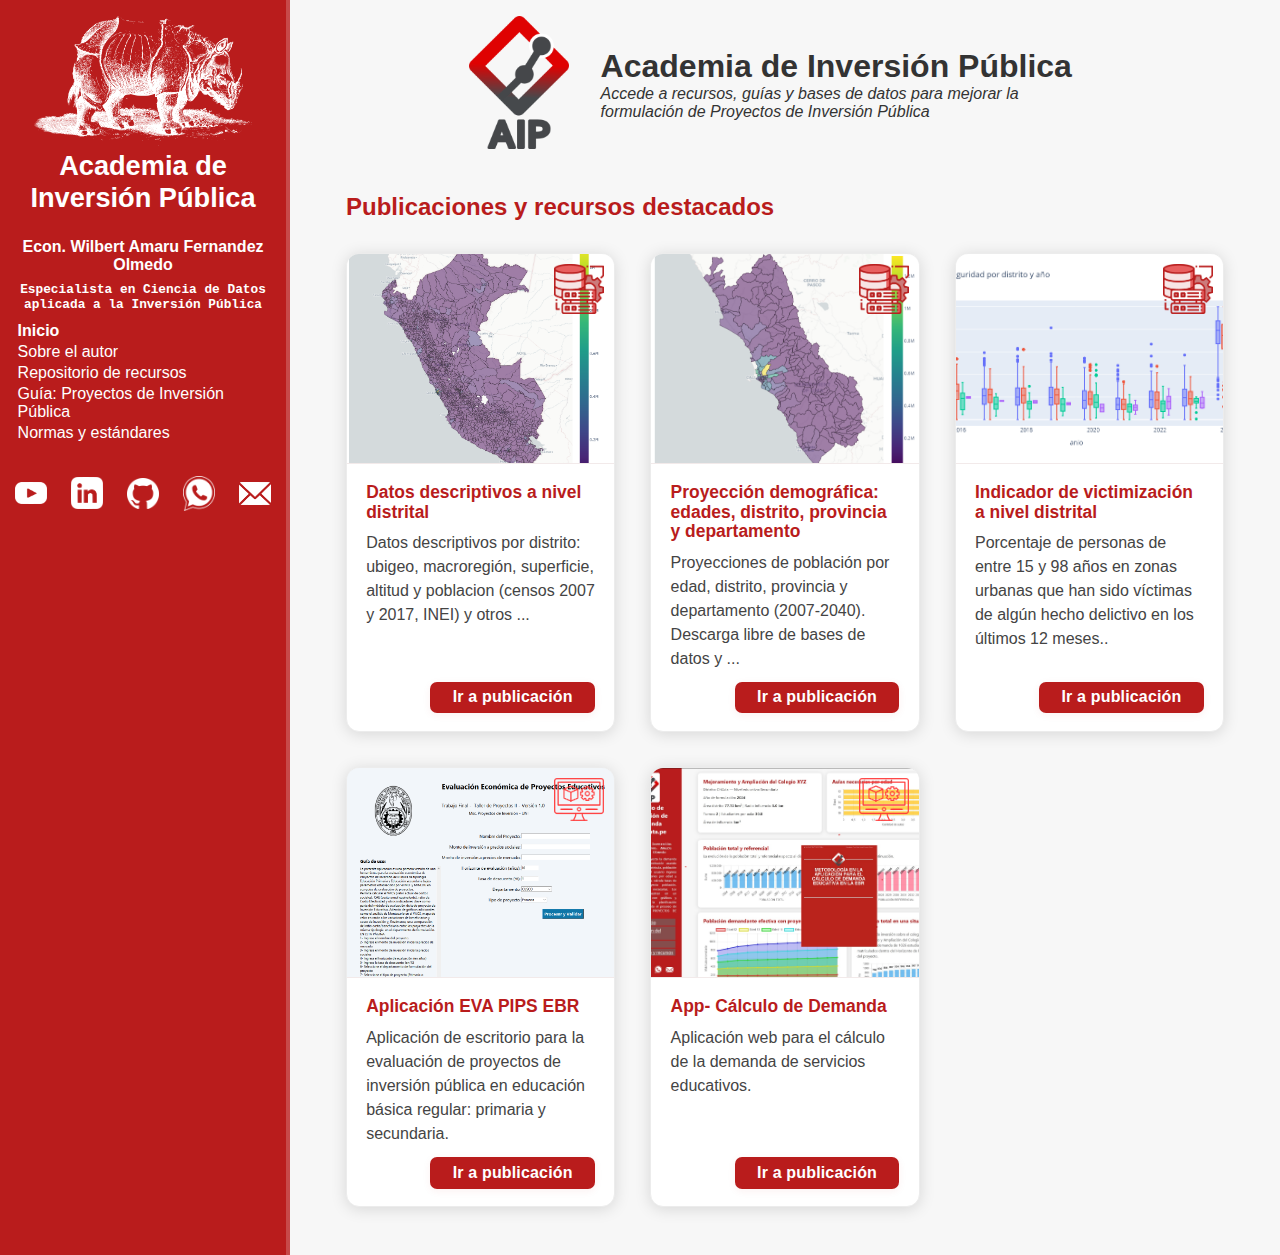
<file: index.html>
<!DOCTYPE html>
<html lang="es">
<head>
    <meta charset="UTF-8">
    <meta name="viewport" content="width=device-width, initial-scale=1">
    <link rel="icon" href="images/icono2.png" type="image/png">
    <title>Amaru | Academia de Inversión Pública</title>
    <link href="css/styles.css" rel="stylesheet">
</head>
<body>
<div class="layout">
    <!-- Sidebar -->
    <aside class="sidebar">
        <a href="index.html">
            <img src="images/rino1.png" alt="Perfil Amaru" class="profile-img">
        </a>
        <h1>Academia de Inversión Pública</h1>
        <h3>Econ. Wilbert Amaru Fernandez Olmedo</h3>
        <h5>Especialista en Ciencia de Datos aplicada a la Inversión Pública</h5>
        <nav>
            <a href="index.html"><b>Inicio</b></a>
            <a href="pages/cv.html">Sobre el autor</a>
            <a href="pages/repositorio.html">Repositorio de recursos</a>
            <a href="pages/guias.html">Guía: Proyectos de Inversión Pública</a>
            <a href="pages/normas.html">Normas y estándares</a>
        </nav>
        <div class= "sidebar-social" style="display: flex; justify-content: center; align-items: center; margin-top: 2rem;gap: 1.5rem;">
            <a href="https://www.youtube.com/@amarufo_inversionpublica" target="_blank"><img src="images/yt.png" alt="YouTube" style="width: 20%; height: 20%; object-fit: contain;"></a>
            <a href="https://www.linkedin.com/in/amarufo/" target="_blank"><img src="images/in.png" alt="LinkedIn" style="width: 20%; height: 20%; object-fit: contain;"></a>
            <a href="https://github.com/amarufo" target="_blank"><img src="images/gh.png" alt="GitHub" style="width: 20%; height: 20%; object-fit: contain;"></a>
            <a href="https://wa.me/51930123005?text=Estimado,%20buen%20día..." target="_blank"><img src="images/wsp.png" alt="WhatsApp" style="width: 20%; height: 20%; object-fit: contain;"></a>
            <a href="mailto:amaruf9523@gmail.com"><img src="images/mailito.png" alt="Email" style="width: 20%; height: 20%; object-fit: contain;"></a>
        </div>
    </aside>
    <!-- Contenido principal -->
    <main class="content">
        <!-- Hero o Banner principal -->
        <section style="margin-bottom:2.5rem; display:flex; justify-content: center; align-items: center; gap: 2rem; object-fit: contain; width: 100%;">
        <!-- Icono centrado -->
            <div>
                <img src="images/icono.png" alt="Academia Amaru" class="hero-icon-img" style="width: 6.2rem;">
            </div>
            <div style="width: 500px;">
                <h1>Academia de Inversión Pública</h1>
                <i>Accede a recursos, guías y bases de datos para mejorar la formulación de Proyectos de Inversión Pública</i>
            </div>
        </section>

        <!-- Paneles destacados tipo masonry -->
        <section id="paneles">
        <h2 style="color:#b91c1c; margin-bottom: 1.5rem;">Publicaciones y recursos destacados</h2>
        <div class="paneles-contenedor">
            <!-- 250523 DATOS DESCRIPTIVOS POR DISTRITO -->
            <div class="panel">
                <!-- Sticker -->
                <img src="images/bd.png" alt="Sticker" class="panel-sticker">
                <img src="images/pub002_generales_dist.png" alt="Mapa descriptivo distritos" class="panel-img">
                <div class="panel-contenido">
                    <h3>Datos descriptivos a nivel distrital</h3>
                    <p>Datos descriptivos por distrito: ubigeo, macroregión, superficie, altitud y poblacion (censos 2007 y 2017, INEI) y otros ...</p>
                    <a class="panel-link" href="pages/publicaciones/250523_datgen.html">Ir a publicación</a>
                </div>
            </div>
            <div class="panel">
                <!-- Sticker -->
                <img src="images/bd.png" alt="Sticker" class="panel-sticker">
                <img src="images/pub001_proypob.png" alt="Proyección poblacionales" class="panel-img">
                <div class="panel-contenido">
                    <h3>Proyección demográfica: edades, distrito, provincia y departamento</h3>
                    <p>Proyecciones de población por edad,
                        distrito, provincia y departamento (2007-2040). 
                        Descarga libre de bases de datos y ...</p>
                    <a class="panel-link" href="pages/publicaciones/250522_proyec_pob.html">Ir a publicación</a>
                </div>
            </div>
            <!-- 250620 VICTIMIZACIÓN -->
            <div class="panel">
                <!-- Sticker -->
                <img src="images/bd.png" alt="Sticker" class="panel-sticker">
                <img src="images/250620_victimizacion.png" alt="Promedio de victimización por distrito" class="panel-img">
                <div class="panel-contenido">
                    <h3>Indicador de victimización a nivel distrital</h3>
                    <p>Porcentaje de personas de entre 15 y 98 años en zonas urbanas que han sido víctimas de algún hecho delictivo en los últimos 12 meses..</p>
                    <a class="panel-link" href="pages/publicaciones/250619_01SG_01Victimizacion-dist.html">Ir a publicación</a>
                </div>
            </div>
            <!-- 250706 APP EVA PIPS EBR -->
            <div class="panel">
                <!-- Sticker -->
                <img src="images/programas.png" alt="Sticker" class="panel-sticker">
                <img src="images/250705_app_evapipedu.png" alt="Aplicación EVA PIPS EBR" class="panel-img">
                <div class="panel-contenido">
                    <h3>Aplicación EVA PIPS EBR</h3>
                    <p>Aplicación de escritorio para la evaluación de proyectos de inversión pública en educación básica regular: primaria y secundaria.</p>
                    <a class="panel-link" href="pages/publicaciones/250705_APP_EVAPIPEDUv01.html">Ir a publicación</a>
                </div>
            </div>            
            <!-- 2509 APP WEB CALCULO DEMANDA -->
            <div class="panel">
                <!-- Sticker -->
                <img src="images/programas.png" alt="Sticker" class="panel-sticker">
                <img src="images/app_calculo_demanda2.png" alt="Aplicación EVA PIPS EBR" class="panel-img">
                <div class="panel-contenido">
                    <h3>App- Cálculo de Demanda</h3>
                    <p>Aplicación web para el cálculo de la demanda de servicios educativos.</p>
                    <a class="panel-link" href="pages/publicaciones/2509_app_demanda.html">Ir a publicación</a>
                </div>
            </div>                
        </div>
        </section>

    </main>
</div>
</body>

</html>
</file>
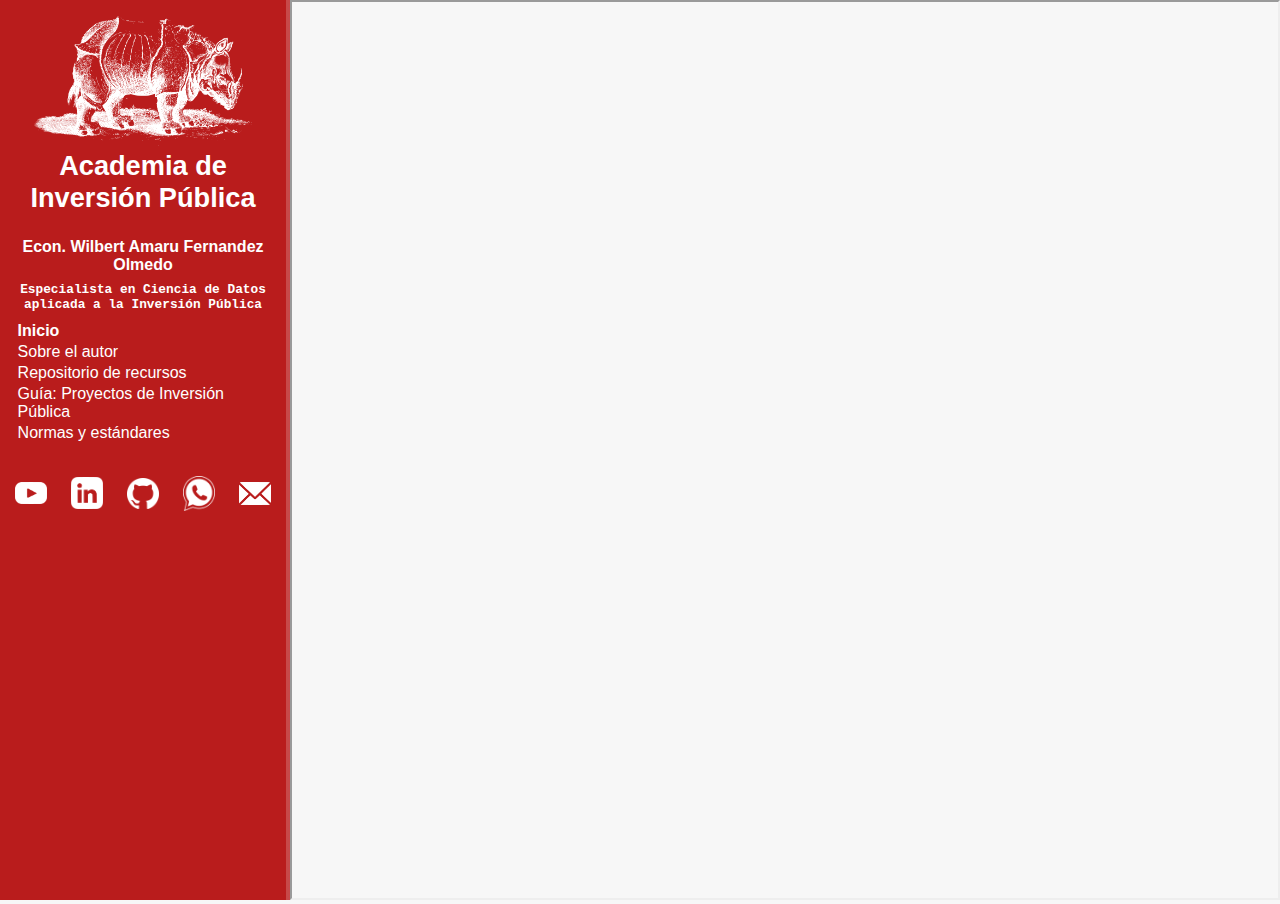
<file: pages/cv.html>
<!DOCTYPE html>
<html lang="es">
<head>
    <meta charset="UTF-8">
    <meta name="viewport" content="width=device-width, initial-scale=1">
    <link rel="icon" href="../images/icono2.png" type="image/png">
    <title>Normas y estándares</title>
    <link href="../css/styles.css" rel="stylesheet">
</head>
<body>

<div class="layout">
    <!-- Sidebar -->
    <aside class="sidebar">
        <a href="../index.html">
            <img src="../images/rino1.png" alt="Perfil Amaru" class="profile-img">
        </a>
        <h1>Academia de Inversión Pública</h1>
        <h3>Econ. Wilbert Amaru Fernandez Olmedo</h3>
        <h5>Especialista en Ciencia de Datos aplicada a la Inversión Pública</h5>
        <nav>
            <a href="../index.html"><b>Inicio</b></a>
            <a href="../pages/cv.html">Sobre el autor</a>
            <a href="../pages/repositorio.html">Repositorio de recursos</a>
            <a href="../pages/guias.html">Guía: Proyectos de Inversión Pública</a>
            <a href="../pages/normas.html">Normas y estándares</a>
        </nav>
        <div class= "sidebar-social" style="display: flex; justify-content: center; align-items: center; margin-top: 2rem;gap: 1.5rem;">
            <a href="https://www.youtube.com/@amarufo_inversionpublica" target="_blank"><img src="../images/yt.png" alt="YouTube" style="width: 20%; height: 20%; object-fit: contain;"></a>
            <a href="https://www.linkedin.com/in/amarufo/" target="_blank"><img src="../images/in.png" alt="LinkedIn" style="width: 20%; height: 20%; object-fit: contain;"></a>
            <a href="https://github.com/amarufo" target="_blank"><img src="../images/gh.png" alt="GitHub" style="width: 20%; height: 20%; object-fit: contain;"></a>
            <a href="https://wa.me/51930123005?text=Estimado,%20buen%20día..." target="_blank"><img src="../images/wsp.png" alt="WhatsApp" style="width: 20%; height: 20%; object-fit: contain;"></a>
            <a href="mailto:amaruf9523@gmail.com"><img src="../images/mailito.png" alt="Email" style="width: 20%; height: 20%; object-fit: contain;"></a>
        </div>
    </aside>


    <!-- Contenido principal -->
    <main style="width: 100vw;height:100vh;">
        <iframe src="../docs/pdf/01_CVresumido.pdf" width="100%" height="100%"></iframe>
    </main>
</div>  
</body>
</html>
</file>
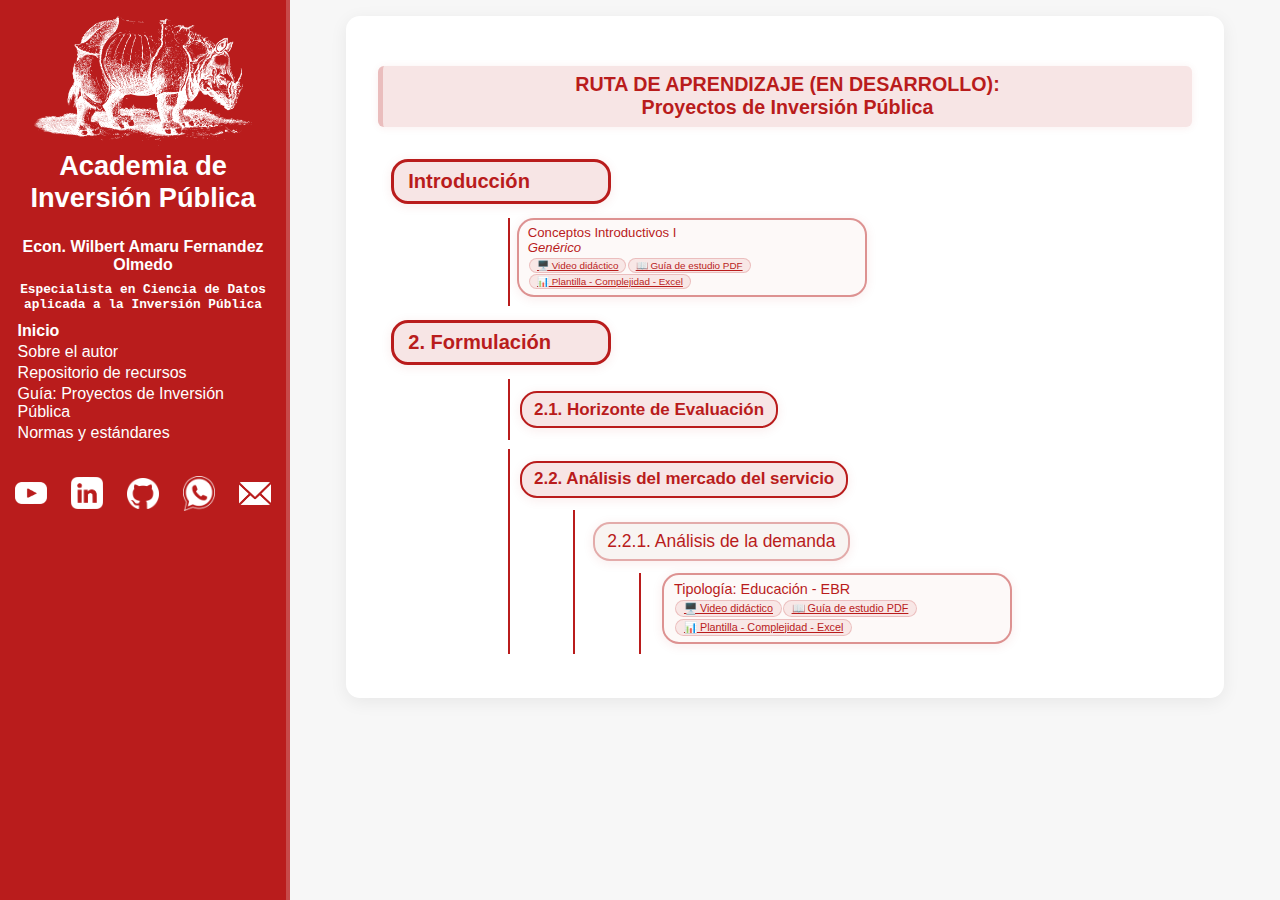
<file: pages/GUIA_PIP.html>
<!DOCTYPE html>
<html lang="es">
<head>
    <meta charset="UTF-8">
    <meta name="viewport" content="width=device-width, initial-scale=1">
    <link rel="icon" href="../images/icono2.png" type="image/png">
    <title>Guía de Formulación de Proyectos</title>
    <link href="../css/styles.css" rel="stylesheet">
</head>
<body>
<div class="layout">
    <!-- Sidebar -->
    <aside class="sidebar">
        <a href="../index.html">
            <img src="../images/rino1.png" alt="Perfil Amaru" class="profile-img">
        </a>
        <h1>Academia de Inversión Pública</h1>
        <h3>Econ. Wilbert Amaru Fernandez Olmedo</h3>
        <h5>Especialista en Ciencia de Datos aplicada a la Inversión Pública</h5>
        <nav>
            <a href="../index.html"><b>Inicio</b></a>
            <a href="../pages/cv.html">Sobre el autor</a>
            <a href="../pages/repositorio.html">Repositorio de recursos</a>
            <a href="../pages/guias.html">Guía: Proyectos de Inversión Pública</a>
            <a href="../pages/normas.html">Normas y estándares</a>
        </nav>
        <div class="sidebar-social" style="display: flex; justify-content: center; align-items: center; margin-top: 2rem;gap: 1.5rem;">
            <a href="https://www.youtube.com/@amarufo_inversionpublica" target="_blank"><img src="../images/yt.png" alt="YouTube" style="width: 20%; height: 20%; object-fit: contain;"></a>
            <a href="https://www.linkedin.com/in/amarufo/" target="_blank"><img src="../images/in.png" alt="LinkedIn" style="width: 20%; height: 20%; object-fit: contain;"></a>
            <a href="https://github.com/amarufo" target="_blank"><img src="../images/gh.png" alt="GitHub" style="width: 20%; height: 20%; object-fit: contain;"></a>
            <a href="https://wa.me/51930123005?text=Estimado,%20buen%20día..." target="_blank"><img src="../images/wsp.png" alt="WhatsApp" style="width: 20%; height: 20%; object-fit: contain;"></a>
            <a href="mailto:amaruf9523@gmail.com"><img src="../images/mailito.png" alt="Email" style="width: 20%; height: 20%; object-fit: contain;"></a>
        </div>
    </aside>
    <!-- Contenido principal -->
    <main class="content">
        <div class="section-publicacion">
            <h2 style="text-align:center;">RUTA DE APRENDIZAJE (EN DESARROLLO):<br> Proyectos de Inversión Pública</h1>
            <div class="arbol-guia">
                <ul class="arbol-nivel-1">
                    <li>
                        <!-- MODULO DE INTRODUCCIÓN -->
                        <div class="arbol-nodo principal">Introducción</div><br>
                        <ul class="arbol-nivel-2">
                            <div class="arbol-nodo hoja">
                                Conceptos Introductivos I<br><i>Genérico</i>
                                <div class="arbol-recursos">
                                    <a href="https://www.youtube.com" class="arbol-link" target="_blank">🖥️ Video didáctico </a>
                                    <a href="#" class="arbol-link" target="_blank">📖 Guía de estudio PDF</a>
                                    <a href="#" class="arbol-link" target="_blank">📊 Plantilla - Complejidad - Excel</a>
                                </div>
                            </div>                            

                        </ul>

                        <!-- MODULO DE FORMULACION -->
                        <div class="arbol-nodo principal">2. Formulación</div><br>
                        <ul class="arbol-nivel-2">
                            <li>
                                <div class="arbol-nodo secundario">2.1. Horizonte de Evaluación</div><br>
                                <ul class="arbol-nivel-3">                                    
                                </ul>
                            </li>
                        </ul>
                        <ul class="arbol-nivel-2">
                            <li>
                                <div class="arbol-nodo secundario">2.2. Análisis del mercado del servicio</div><br>
                                <ul class="arbol-nivel-3">
                                    <li>
                                        <div class="arbol-nodo terciario">2.2.1. Análisis de la demanda</div><br>
                                        <ul class="arbol-nivel-4">
                                            <li>
                                                <div class="arbol-nodo hoja">Tipología: Educación - EBR
                                                    <div class="arbol-recursos">
                                                        <a href="https://www.youtube.com" class="arbol-link" target="_blank">🖥️ Video didáctico </a>
                                                        <a href="#" class="arbol-link" target="_blank">📖 Guía de estudio PDF</a>
                                                        <a href="#" class="arbol-link" target="_blank">📊 Plantilla - Complejidad - Excel</a>
                                                    </div>
                                                </div>                                              
                                            </li>
                                        </ul>
                                    </li>
                                </ul>
                            </li>
                        </ul>                        
                        <!-- Repite la estructura para los demás módulos y hojas -->
                    </li>
                </ul>                

            </div>
        </div>

        <!-- Estilos del árbol -->
        <style>
            /* Estructura general del árbol */
            .arbol-guia ul {
            list-style: none;
            margin: 0;
            padding-left: 0;
            position: relative;
            }
            .arbol-nivel-1 > li {
            margin-bottom: 0.5em;
            }
            .arbol-nodo {
            background: #fff;
            border: 2.5px solid var(--highlight-color);
            color: #b91c1c;
            font-weight: 600;
            border-radius: 17px;
            padding: 0.4em 0.7em; 
            font-size: 1.11em;
            margin: 0.7em auto 0.7em auto;
            display: inline-block;
            min-width: 220px;
            max-width: 350px;
            box-shadow: 0 2px 12px #b91c1c15;
            position: relative;
            transition: background 0.18s, color 0.17s;
            }
            .arbol-nodo.principal {
            background: var(--headline-bg);
            color: var(--headline-color);
            border-width: 3.5px;
            font-size: 1.22em;
            }
            .arbol-nodo.secundario {
            background: var(--headline-bg);
            color: var(--headline-color);
            border-width: 2.5px;
            font-size: 1em;
            }
            .arbol-nodo.terciario {
                background: #f8f4f2;
                border-color: #b91c1c55;
                color: #b91c1c;
                font-weight: 500;
                font-size: 1em;
                margin-left: 8px;
            }
            .arbol-nodo.cuaternario {
                background: #fdf9f8;
                border-color: #b91c1c33;
                color: #b91c1c;
                font-weight: 400;
                font-size: 1em;
                margin-left: 12px;
            }
            .arbol-guia .arbol-nivel-3 { margin-left: 3em; margin-top: 0px; margin-bottom: 0px; }
            .arbol-guia .arbol-nivel-4 { margin-left: 3em; margin-top: 0px; margin-bottom: 0px;  }
            .arbol-guia .arbol-nivel-5 { margin-left: 2em; margin-top: 0px; margin-bottom: 0px;   }            
            .arbol-nodo.hoja {
            background: #fdf9f8;
            border-color: #b91c1c77;
            color: #b91c1c;
            font-weight: 500;
            font-size: 0.8em;
            margin-top: 0px;
            margin-left: 10px;
            }
            .arbol-guia ul ul {
            margin-left: 7em;
            position: relative;
            }
            .arbol-guia ul ul:before {
            content: '';
            border-left: 2.1px solid #b91c1c;
            position: absolute;
            left: 0.1em;
            height: 100%;
            z-index: 0;
            }

            .arbol-guia li {
            position: relative;
            padding-left: 0.8em;
            margin-bottom: 1.1em;
            }

            /* Recursos */
            .arbol-recursos {
            display: flex;
            flex-wrap: wrap;
            justify-content: flex-start;
            margin-top: 0.2em;
            gap: 0.1em;
            padding: 0em 0.1em;
            }
            .arbol-link {
            display: inline-block;
            background: #b91c1c14;
            border: 1.2px solid #b91c1c33;
            border-radius: 12px;
            padding: 0.1em 0.7em;
            font-size: 0.75em;
            font-weight: 500;
            text-decoration: dotted underline;
            transition: background 0.14s, color 0.14s;
            }

            .arbol-link:hover {
            background: #b91c1c;
            color: #ffffff;
            }

            /* Responsive */
            @media (max-width: 900px) {
            .arbol-guia ul ul { margin-left: 2em; }
            .arbol-nodo { padding: 0.6em 1em; min-width: 120px; font-size: 1em; }
            }
            @media (max-width: 600px) {
            .arbol-guia ul ul { margin-left: 1em; }
            .arbol-nodo { padding: 0.4em 0.5em; min-width: 90px; font-size: 1em; }
            .arbol-recursos { gap: 0.3em; }
            }
        </style>        
    </main>
</div>
</body>
</html>
</file>
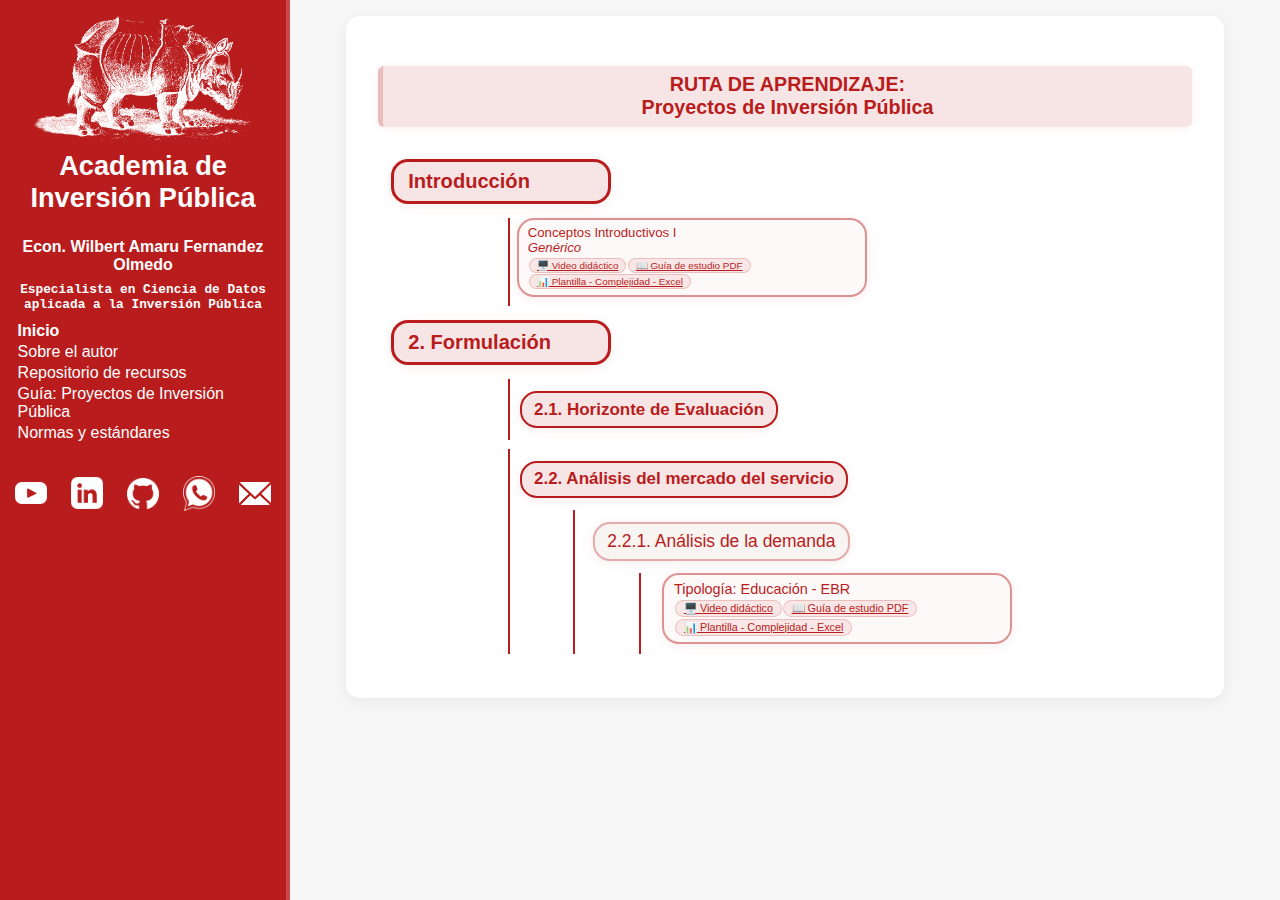
<file: pages/guias.html>
<!DOCTYPE html>
<html lang="es">
<head>
    <meta charset="UTF-8">
    <meta name="viewport" content="width=device-width, initial-scale=1">
    <link rel="icon" href="../images/icono2.png" type="image/png">
    <title>Guía de Formulación de Proyectos</title>
    <link href="../css/styles.css" rel="stylesheet">
</head>
<body>
<div class="layout">
    <!-- Sidebar -->
    <aside class="sidebar">
        <a href="../index.html">
            <img src="../images/rino1.png" alt="Perfil Amaru" class="profile-img">
        </a>
        <h1>Academia de Inversión Pública</h1>
        <h3>Econ. Wilbert Amaru Fernandez Olmedo</h3>
        <h5>Especialista en Ciencia de Datos aplicada a la Inversión Pública</h5>
        <nav>
            <a href="../index.html"><b>Inicio</b></a>
            <a href="../pages/cv.html">Sobre el autor</a>
            <a href="../pages/repositorio.html">Repositorio de recursos</a>
            <a href="../pages/guias.html">Guía: Proyectos de Inversión Pública</a>
            <a href="../pages/normas.html">Normas y estándares</a>
        </nav>
        <div class="sidebar-social" style="display: flex; justify-content: center; align-items: center; margin-top: 2rem;gap: 1.5rem;">
            <a href="https://www.youtube.com/@amarufo_inversionpublica" target="_blank"><img src="../images/yt.png" alt="YouTube" style="width: 20%; height: 20%; object-fit: contain;"></a>
            <a href="https://www.linkedin.com/in/amarufo/" target="_blank"><img src="../images/in.png" alt="LinkedIn" style="width: 20%; height: 20%; object-fit: contain;"></a>
            <a href="https://github.com/amarufo" target="_blank"><img src="../images/gh.png" alt="GitHub" style="width: 20%; height: 20%; object-fit: contain;"></a>
            <a href="https://wa.me/51930123005?text=Estimado,%20buen%20día..." target="_blank"><img src="../images/wsp.png" alt="WhatsApp" style="width: 20%; height: 20%; object-fit: contain;"></a>
            <a href="mailto:amaruf9523@gmail.com"><img src="../images/mailito.png" alt="Email" style="width: 20%; height: 20%; object-fit: contain;"></a>
        </div>
    </aside>
    <!-- Contenido principal -->
    <main class="content">
        <div class="section-publicacion">
            <h2 style="text-align:center;">RUTA DE APRENDIZAJE:<br> Proyectos de Inversión Pública</h1>
            <div class="arbol-guia">
                <ul class="arbol-nivel-1">
                    <li>
                        <!-- MODULO DE INTRODUCCIÓN -->
                        <div class="arbol-nodo principal">Introducción</div><br>
                        <ul class="arbol-nivel-2">
                            <div class="arbol-nodo hoja">
                                Conceptos Introductivos I<br><i>Genérico</i>
                                <div class="arbol-recursos">
                                    <a href="https://www.youtube.com" class="arbol-link" target="_blank">🖥️ Video didáctico </a>
                                    <a href="#" class="arbol-link" target="_blank">📖 Guía de estudio PDF</a>
                                    <a href="#" class="arbol-link" target="_blank">📊 Plantilla - Complejidad - Excel</a>
                                </div>
                            </div>                            

                        </ul>

                        <!-- MODULO DE FORMULACION -->
                        <div class="arbol-nodo principal">2. Formulación</div><br>
                        <ul class="arbol-nivel-2">
                            <li>
                                <div class="arbol-nodo secundario">2.1. Horizonte de Evaluación</div><br>
                                <ul class="arbol-nivel-3">                                    
                                </ul>
                            </li>
                        </ul>
                        <ul class="arbol-nivel-2">
                            <li>
                                <div class="arbol-nodo secundario">2.2. Análisis del mercado del servicio</div><br>
                                <ul class="arbol-nivel-3">
                                    <li>
                                        <div class="arbol-nodo terciario">2.2.1. Análisis de la demanda</div><br>
                                        <ul class="arbol-nivel-4">
                                            <li>
                                                <div class="arbol-nodo hoja">Tipología: Educación - EBR
                                                    <div class="arbol-recursos">
                                                        <a href="https://www.youtube.com" class="arbol-link" target="_blank">🖥️ Video didáctico </a>
                                                        <a href="#" class="arbol-link" target="_blank">📖 Guía de estudio PDF</a>
                                                        <a href="#" class="arbol-link" target="_blank">📊 Plantilla - Complejidad - Excel</a>
                                                    </div>
                                                </div>                                              
                                            </li>
                                        </ul>
                                    </li>
                                </ul>
                            </li>
                        </ul>                        
                        <!-- Repite la estructura para los demás módulos y hojas -->
                    </li>
                </ul>                

            </div>
        </div>

        <!-- Estilos del árbol -->
        <style>
            /* Estructura general del árbol */
            .arbol-guia ul {
            list-style: none;
            margin: 0;
            padding-left: 0;
            position: relative;
            }
            .arbol-nivel-1 > li {
            margin-bottom: 0.5em;
            }
            .arbol-nodo {
            background: #fff;
            border: 2.5px solid var(--highlight-color);
            color: #b91c1c;
            font-weight: 600;
            border-radius: 17px;
            padding: 0.4em 0.7em; 
            font-size: 1.11em;
            margin: 0.7em auto 0.7em auto;
            display: inline-block;
            min-width: 220px;
            max-width: 350px;
            box-shadow: 0 2px 12px #b91c1c15;
            position: relative;
            transition: background 0.18s, color 0.17s;
            }
            .arbol-nodo.principal {
            background: var(--headline-bg);
            color: var(--headline-color);
            border-width: 3.5px;
            font-size: 1.22em;
            }
            .arbol-nodo.secundario {
            background: var(--headline-bg);
            color: var(--headline-color);
            border-width: 2.5px;
            font-size: 1em;
            }
            .arbol-nodo.terciario {
                background: #f8f4f2;
                border-color: #b91c1c55;
                color: #b91c1c;
                font-weight: 500;
                font-size: 1em;
                margin-left: 8px;
            }
            .arbol-nodo.cuaternario {
                background: #fdf9f8;
                border-color: #b91c1c33;
                color: #b91c1c;
                font-weight: 400;
                font-size: 1em;
                margin-left: 12px;
            }
            .arbol-guia .arbol-nivel-3 { margin-left: 3em; margin-top: 0px; margin-bottom: 0px; }
            .arbol-guia .arbol-nivel-4 { margin-left: 3em; margin-top: 0px; margin-bottom: 0px;  }
            .arbol-guia .arbol-nivel-5 { margin-left: 2em; margin-top: 0px; margin-bottom: 0px;   }            
            .arbol-nodo.hoja {
            background: #fdf9f8;
            border-color: #b91c1c77;
            color: #b91c1c;
            font-weight: 500;
            font-size: 0.8em;
            margin-top: 0px;
            margin-left: 10px;
            }
            .arbol-guia ul ul {
            margin-left: 7em;
            position: relative;
            }
            .arbol-guia ul ul:before {
            content: '';
            border-left: 2.1px solid #b91c1c;
            position: absolute;
            left: 0.1em;
            height: 100%;
            z-index: 0;
            }

            .arbol-guia li {
            position: relative;
            padding-left: 0.8em;
            margin-bottom: 1.1em;
            }

            /* Recursos */
            .arbol-recursos {
            display: flex;
            flex-wrap: wrap;
            justify-content: flex-start;
            margin-top: 0.2em;
            gap: 0.1em;
            padding: 0em 0.1em;
            }
            .arbol-link {
            display: inline-block;
            background: #b91c1c14;
            border: 1.2px solid #b91c1c33;
            border-radius: 12px;
            padding: 0.1em 0.7em;
            font-size: 0.75em;
            font-weight: 500;
            text-decoration: dotted underline;
            transition: background 0.14s, color 0.14s;
            }

            .arbol-link:hover {
            background: #b91c1c;
            color: #ffffff;
            }

            /* Responsive */
            @media (max-width: 900px) {
            .arbol-guia ul ul { margin-left: 2em; }
            .arbol-nodo { padding: 0.6em 1em; min-width: 120px; font-size: 1em; }
            }
            @media (max-width: 600px) {
            .arbol-guia ul ul { margin-left: 1em; }
            .arbol-nodo { padding: 0.4em 0.5em; min-width: 90px; font-size: 1em; }
            .arbol-recursos { gap: 0.3em; }
            }
        </style>        
    </main>
</div>
</body>
</html>
</file>
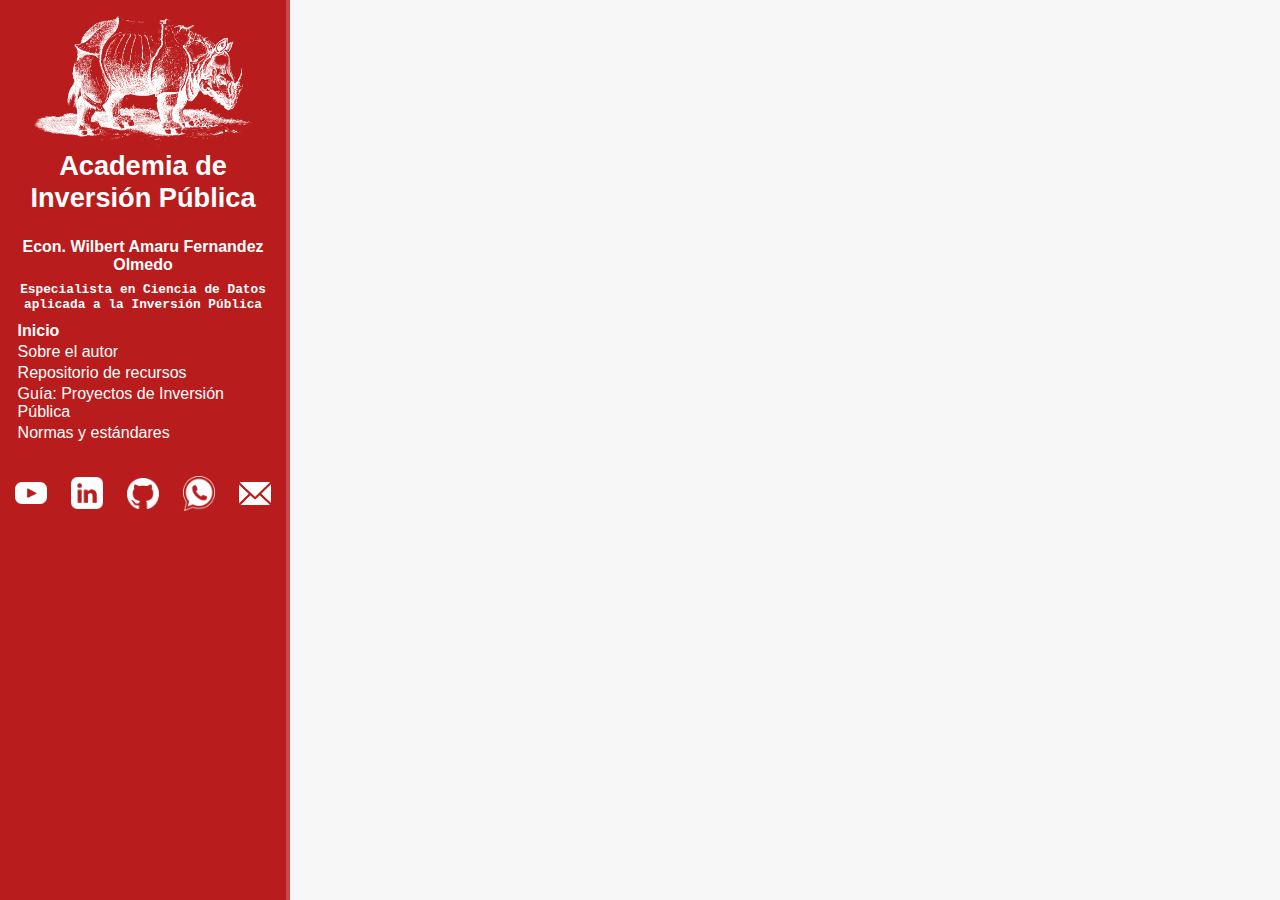
<file: pages/normas.html>
<!DOCTYPE html>
<html lang="es">
<head>
    <meta charset="UTF-8">
    <meta name="viewport" content="width=device-width, initial-scale=1">
    <link rel="icon" href="../images/icono2.png" type="image/png">
    <title>Normas y estándares</title>
    <link href="../css/styles.css" rel="stylesheet">
</head>
<body>

<div class="layout">
    <!-- Sidebar -->
    <aside class="sidebar">
        <a href="../index.html">
            <img src="../images/rino1.png" alt="Perfil Amaru" class="profile-img">
        </a>
        <h1>Academia de Inversión Pública</h1>
        <h3>Econ. Wilbert Amaru Fernandez Olmedo</h3>
        <h5>Especialista en Ciencia de Datos aplicada a la Inversión Pública</h5>
        <nav>
            <a href="../index.html"><b>Inicio</b></a>
            <a href="../pages/cv.html">Sobre el autor</a>
            <a href="../pages/repositorio.html">Repositorio de recursos</a>
            <a href="../pages/guias.html">Guía: Proyectos de Inversión Pública</a>
            <a href="../pages/normas.html">Normas y estándares</a>
        </nav>
        <div class= "sidebar-social" style="display: flex; justify-content: center; align-items: center; margin-top: 2rem;gap: 1.5rem;">
            <a href="https://www.youtube.com/@amarufo_inversionpublica" target="_blank"><img src="../images/yt.png" alt="YouTube" style="width: 20%; height: 20%; object-fit: contain;"></a>
            <a href="https://www.linkedin.com/in/amarufo/" target="_blank"><img src="../images/in.png" alt="LinkedIn" style="width: 20%; height: 20%; object-fit: contain;"></a>
            <a href="https://github.com/amarufo" target="_blank"><img src="../images/gh.png" alt="GitHub" style="width: 20%; height: 20%; object-fit: contain;"></a>
            <a href="https://wa.me/51930123005?text=Estimado,%20buen%20día..." target="_blank"><img src="../images/wsp.png" alt="WhatsApp" style="width: 20%; height: 20%; object-fit: contain;"></a>
            <a href="mailto:amaruf9523@gmail.com"><img src="../images/mailito.png" alt="Email" style="width: 20%; height: 20%; object-fit: contain;"></a>
        </div>
    </aside>

    <!-- Contenido principal -->
    <main class="content">

    </main>
</div>
</body>
</html>
</file>
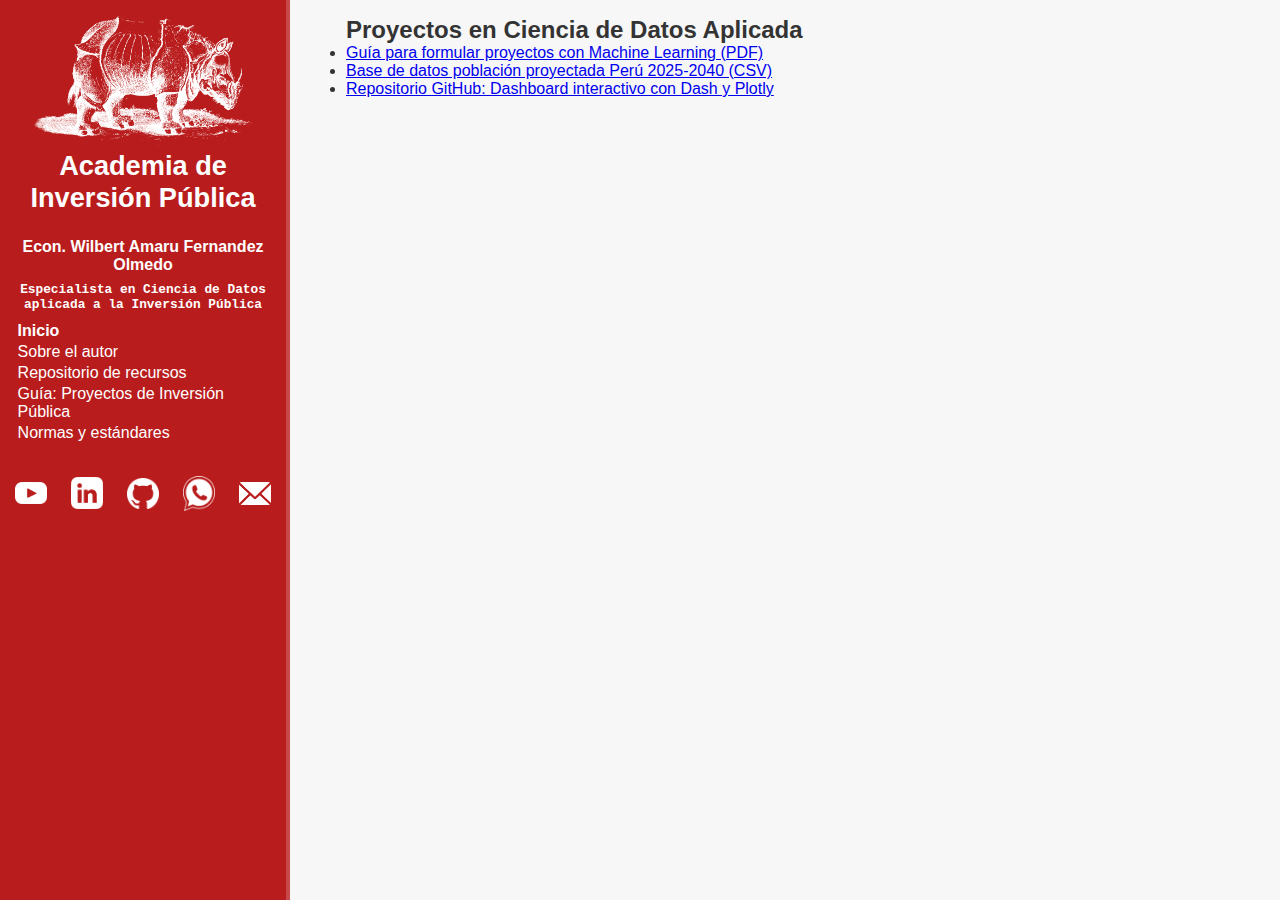
<file: pages/proyectos.html>
<!DOCTYPE html>
<html lang="es">
<head>
    <meta charset="UTF-8">
    <meta name="viewport" content="width=device-width, initial-scale=1">
    <link rel="icon" href="../images/icono2.png" type="image/png">
    <title>Normas y estándares</title>
    <link href="../css/styles.css" rel="stylesheet">
</head>
<body>

<div class="layout">
    <!-- Sidebar -->
    <aside class="sidebar">
        <a href="../index.html">
            <img src="../images/rino1.png" alt="Perfil Amaru" class="profile-img">
        </a>
        <h1>Academia de Inversión Pública</h1>
        <h3>Econ. Wilbert Amaru Fernandez Olmedo</h3>
        <h5>Especialista en Ciencia de Datos aplicada a la Inversión Pública</h5>
        <nav>
            <a href="../index.html"><b>Inicio</b></a>
            <a href="../pages/cv.html">Sobre el autor</a>
            <a href="../pages/repositorio.html">Repositorio de recursos</a>
            <a href="../pages/guias.html">Guía: Proyectos de Inversión Pública</a>
            <a href="../pages/normas.html">Normas y estándares</a>
        </nav>
        <div class= "sidebar-social" style="display: flex; justify-content: center; align-items: center; margin-top: 2rem;gap: 1.5rem;">
            <a href="https://www.youtube.com/@amarufo_inversionpublica" target="_blank"><img src="../images/yt.png" alt="YouTube" style="width: 20%; height: 20%; object-fit: contain;"></a>
            <a href="https://www.linkedin.com/in/amarufo/" target="_blank"><img src="../images/in.png" alt="LinkedIn" style="width: 20%; height: 20%; object-fit: contain;"></a>
            <a href="https://github.com/amarufo" target="_blank"><img src="../images/gh.png" alt="GitHub" style="width: 20%; height: 20%; object-fit: contain;"></a>
            <a href="https://wa.me/51930123005?text=Estimado,%20buen%20día..." target="_blank"><img src="../images/wsp.png" alt="WhatsApp" style="width: 20%; height: 20%; object-fit: contain;"></a>
            <a href="mailto:amaruf9523@gmail.com"><img src="../images/mailito.png" alt="Email" style="width: 20%; height: 20%; object-fit: contain;"></a>
        </div>
    </aside>


    <main class="content">
        <h2>Proyectos en Ciencia de Datos Aplicada</h2>
        <ul>
        <li><a href="../docs/pdf/guia-inversion.pdf" target="_blank">Guía para formular proyectos con Machine Learning (PDF)</a></li>
        <li><a href="../docs/databases/data1.csv">Base de datos población proyectada Perú 2025-2040 (CSV)</a></li>
        <li><a href="https://github.com/tuusuario/proyecto1">Repositorio GitHub: Dashboard interactivo con Dash y Plotly</a></li>
        </ul>
    </main>
</div>  
</body>
</html>
</file>
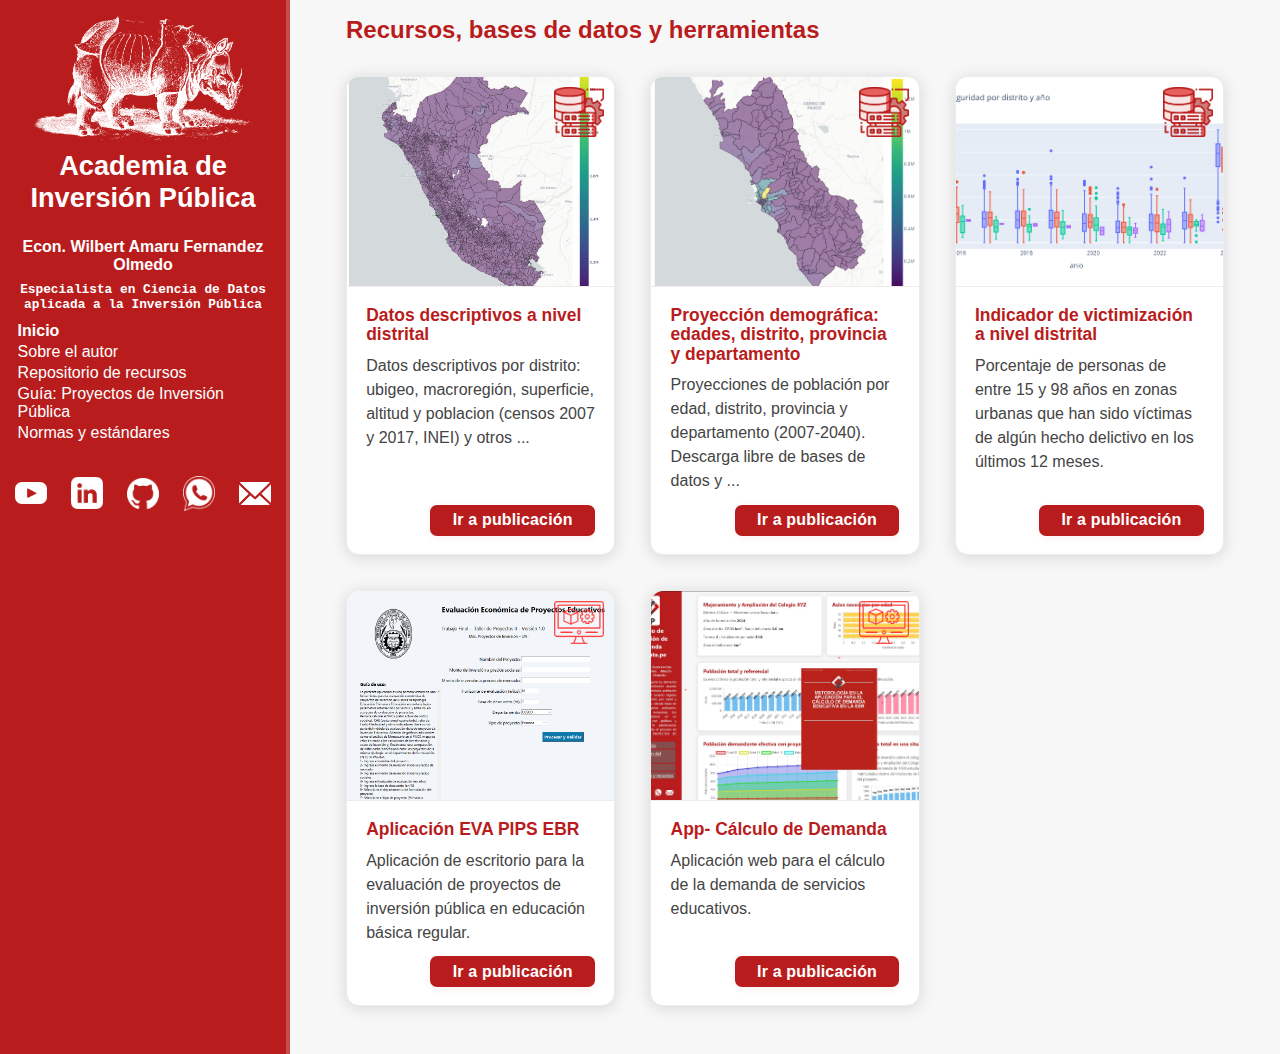
<file: pages/repositorio.html>
<!DOCTYPE html>
<html lang="es">
<head>
    <meta charset="UTF-8">
    <meta name="viewport" content="width=device-width, initial-scale=1">
    <link rel="icon" href="../images/icono2.png" type="image/png">
    <title>Repositorio de recursos</title>
    <link href="../css/styles.css" rel="stylesheet">
</head>
<body>

<div class="layout">
    <!-- Sidebar -->
    <aside class="sidebar">
        <a href="../index.html">
            <img src="../images/rino1.png" alt="Perfil Amaru" class="profile-img">
        </a>
        <h1>Academia de Inversión Pública</h1>
        <h3>Econ. Wilbert Amaru Fernandez Olmedo</h3>
        <h5>Especialista en Ciencia de Datos aplicada a la Inversión Pública</h5>
        <nav>
            <a href="../index.html"><b>Inicio</b></a>
            <a href="../pages/cv.html">Sobre el autor</a>
            <a href="../pages/repositorio.html">Repositorio de recursos</a>
            <a href="../pages/guias.html">Guía: Proyectos de Inversión Pública</a>
            <a href="../pages/normas.html">Normas y estándares</a>
        </nav>
        <div class= "sidebar-social" style="display: flex; justify-content: center; align-items: center; margin-top: 2rem;gap: 1.5rem;">
            <a href="https://www.youtube.com/@amarufo_inversionpublica" target="_blank"><img src="../images/yt.png" alt="YouTube" style="width: 20%; height: 20%; object-fit: contain;"></a>
            <a href="https://www.linkedin.com/in/amarufo/" target="_blank"><img src="../images/in.png" alt="LinkedIn" style="width: 20%; height: 20%; object-fit: contain;"></a>
            <a href="https://github.com/amarufo" target="_blank"><img src="../images/gh.png" alt="GitHub" style="width: 20%; height: 20%; object-fit: contain;"></a>
            <a href="https://wa.me/51930123005?text=Estimado,%20buen%20día..." target="_blank"><img src="../images/wsp.png" alt="WhatsApp" style="width: 20%; height: 20%; object-fit: contain;"></a>
            <a href="mailto:amaruf9523@gmail.com"><img src="../images/mailito.png" alt="Email" style="width: 20%; height: 20%; object-fit: contain;"></a>
        </div>
    </aside>


    <!-- Contenido principal con paneles -->
    <main class="content">
        <h2 style="color:#b91c1c; margin-bottom: 1.5rem;">Recursos, bases de datos y herramientas</h2>
        <div class="paneles-contenedor">
            <!-- 250523 DATOS DESCRIPTIVOS POR DISTRITO -->
            <div class="panel">
                <!-- Sticker -->
                <img src="../images/bd.png" alt="Sticker" class="panel-sticker">
                <img src="../images/pub002_generales_dist.png" alt="Mapa descriptivo distritos" class="panel-img">
                <div class="panel-contenido">
                    <h3>Datos descriptivos a nivel distrital</h3>
                    <p>Datos descriptivos por distrito: ubigeo, macroregión, superficie, altitud y poblacion (censos 2007 y 2017, INEI) y otros ...</p>
                    <a class="panel-link" href="../pages/publicaciones/250523_datgen.html">Ir a publicación</a>
                </div>
            </div>
            <!-- 250522 PROYECCIONES DEMOGRÁFICAS -->
            <div class="panel">
                <!-- Sticker -->
                <img src="../images/bd.png" alt="Sticker" class="panel-sticker">
                <img src="../images/pub001_proypob.png" alt="Proyección poblacionales" class="panel-img">
                <div class="panel-contenido">
                    <h3>Proyección demográfica: edades, distrito, provincia y departamento</h3>
                    <p>Proyecciones de población por edad,
                        distrito, provincia y departamento (2007-2040).
                        Descarga libre de bases de datos y ...</p>
                    <a class="panel-link" href="../pages/publicaciones/250522_proyec_pob.html">Ir a publicación</a>
                </div>
            </div>
            <!-- 250620 VICTIMIZACIÓN -->
            <div class="panel">
                <!-- Sticker -->
                <img src="../images/bd.png" alt="Sticker" class="panel-sticker">
                <img src="../images/250620_victimizacion.png" alt="Promedio de victimización por distrito" class="panel-img">
                <div class="panel-contenido">
                    <h3>Indicador de victimización a nivel distrital</h3>
                    <p>Porcentaje de personas de entre 15 y 98 años en zonas urbanas que han sido víctimas de algún hecho delictivo en los últimos 12 meses.</p>
                    <a class="panel-link" href="../pages/publicaciones/250619_01SG_01Victimizacion-dist.html">Ir a publicación</a>
                </div>
            </div>
            <!-- 250706 APP EVA PIPS EBR -->
            <div class="panel">
                <!-- Sticker -->
                <img src="../images/programas.png" alt="Sticker" class="panel-sticker">
                <img src="../images/250705_app_evapipedu.png" alt="Aplicación EVA PIPS EBR" class="panel-img">
                <div class="panel-contenido">
                    <h3>Aplicación EVA PIPS EBR</h3>
                    <p>Aplicación de escritorio para la evaluación de proyectos de inversión pública en educación básica regular.</p>
                    <a class="panel-link" href="../pages/publicaciones/250705_APP_EVAPIPEDUv01.html">Ir a publicación</a>
                </div>
            </div>
            <!-- 2509 APP WEB CALCULO DEMANDA -->
            <div class="panel">
                <!-- Sticker -->
                <img src="../images/programas.png" alt="Sticker" class="panel-sticker">
                <img src="../images/app_calculo_demanda2.png" alt="Aplicación EVA PIPS EBR" class="panel-img">
                <div class="panel-contenido">
                    <h3>App- Cálculo de Demanda</h3>
                    <p>Aplicación web para el cálculo de la demanda de servicios educativos.</p>
                    <a class="panel-link" href="../pages/publicaciones/2509_app_demanda.html">Ir a publicación</a>
                </div>
            </div>            

            <!-- Más paneles... -->
        </div>    
    </main>
</div>
</body>
</html>
</file>
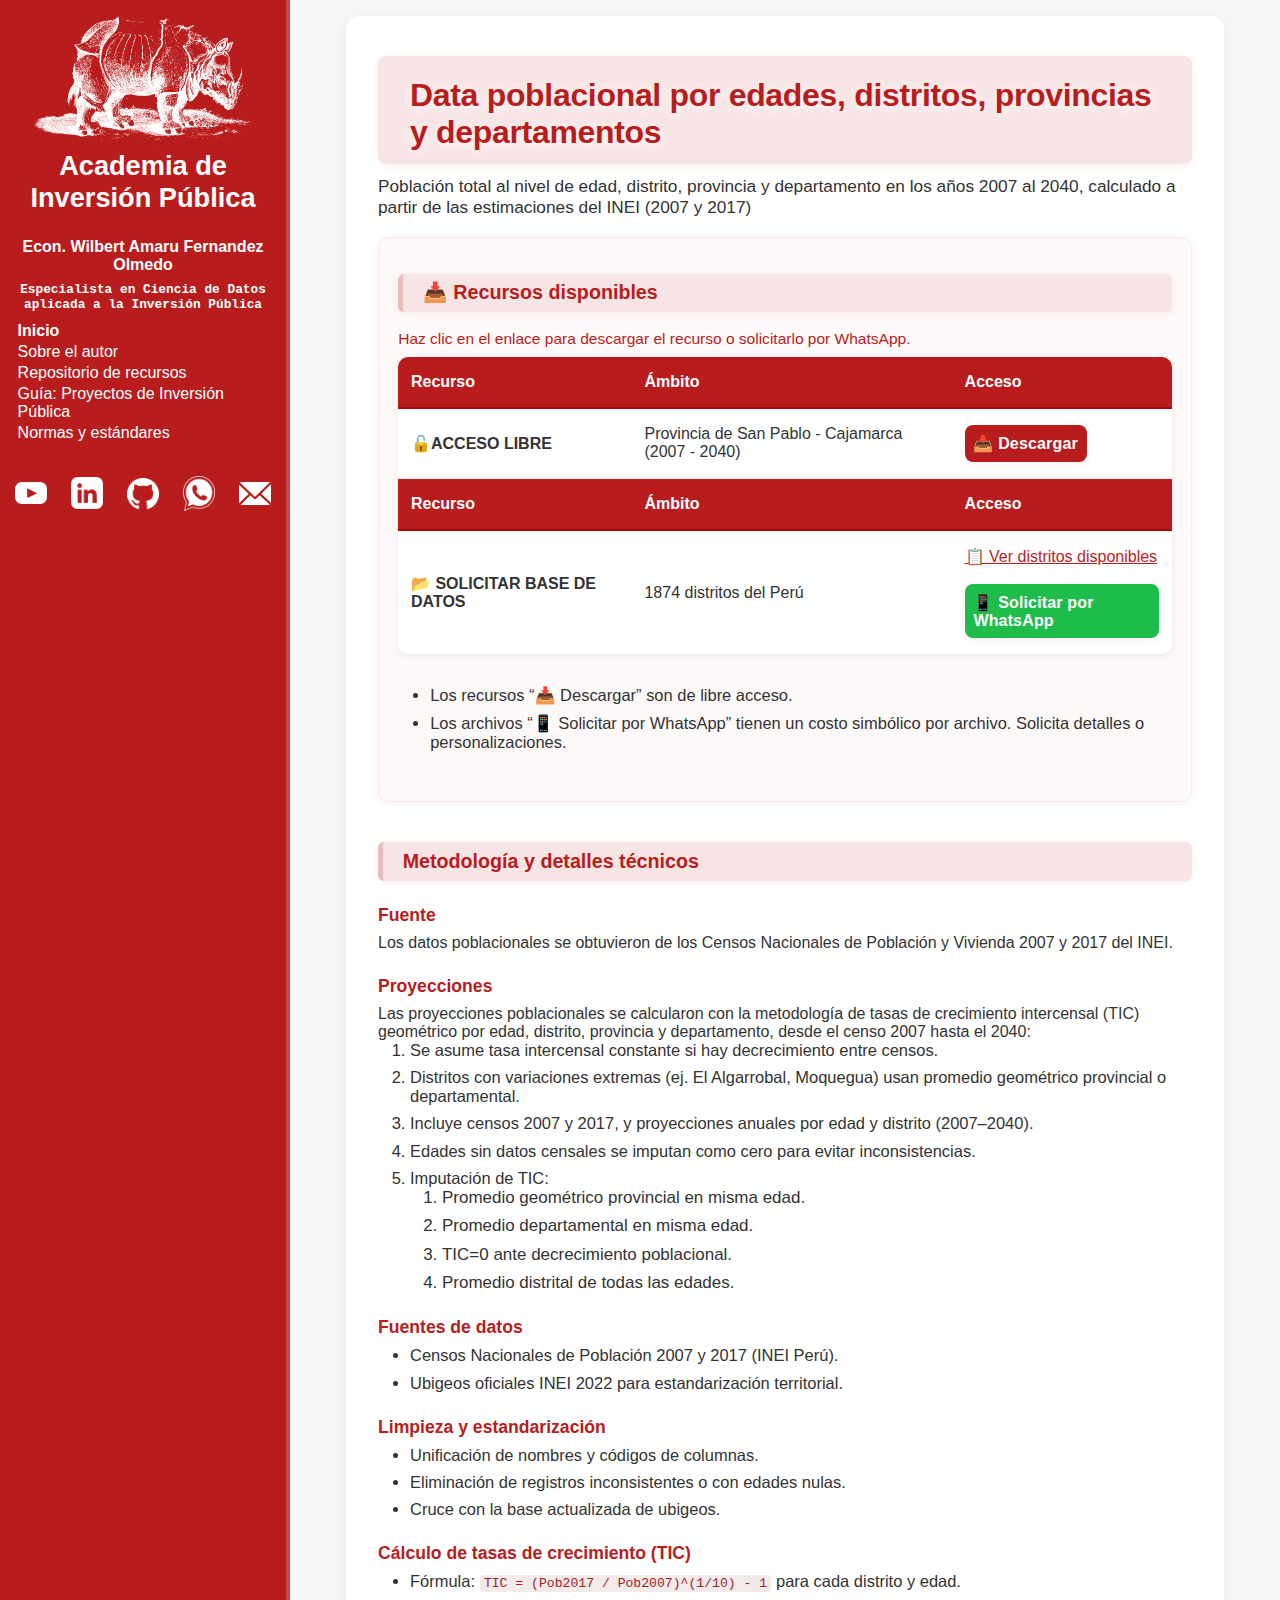
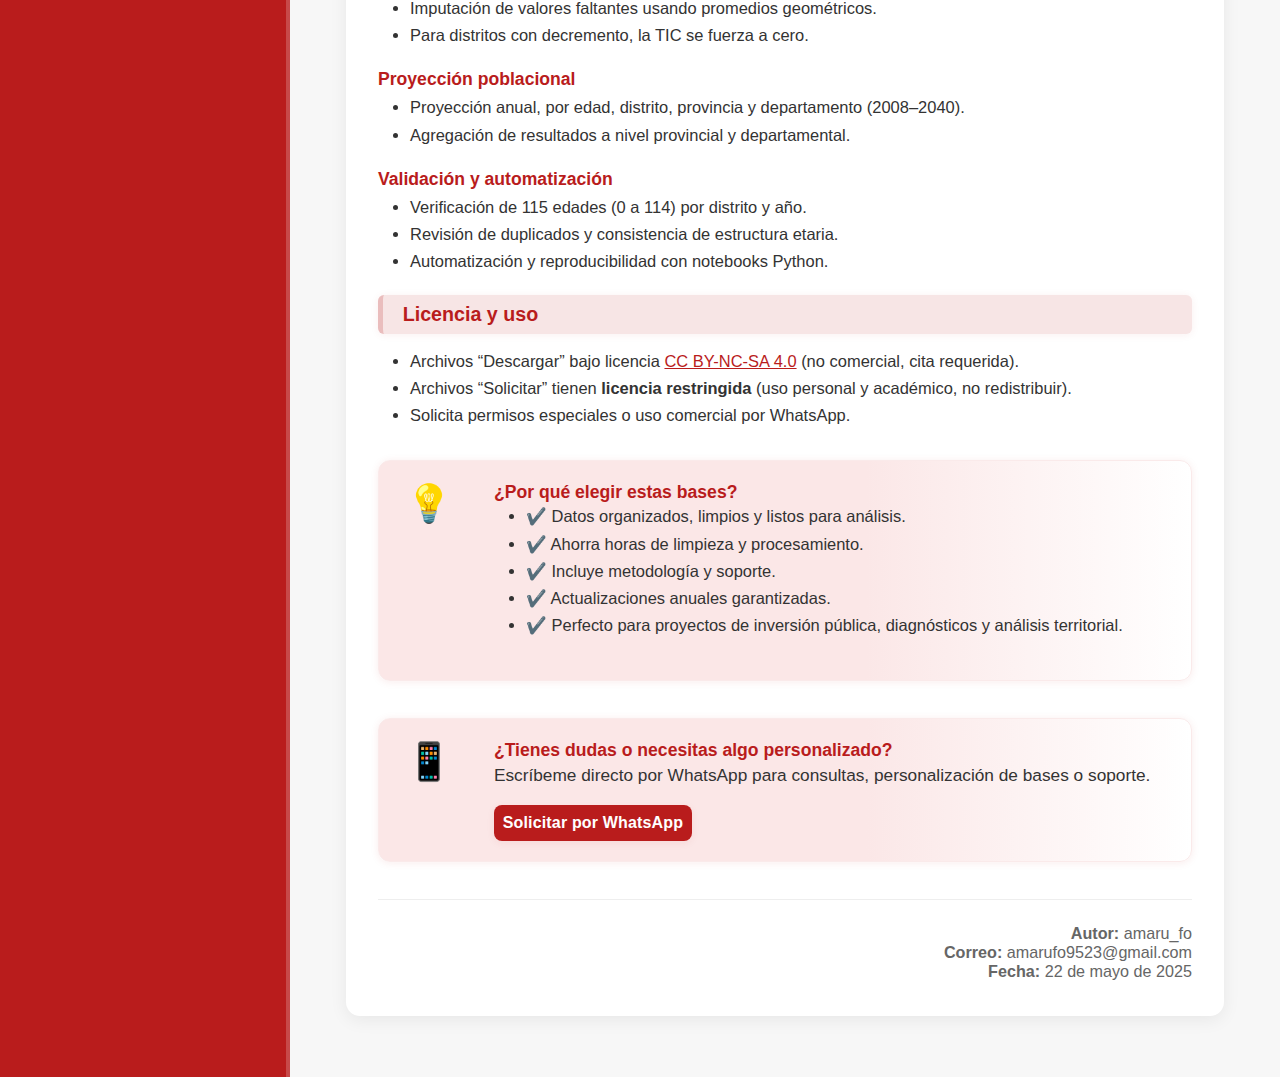
<file: pages/publicaciones/250522_proyec_pob.html>
<!DOCTYPE html>
<html lang="es">
<head>
    <meta charset="UTF-8">
    <meta name="viewport" content="width=device-width, initial-scale=1">
    <link rel="icon" href="../../images/icono2.png" type="image/png">
    <title>MODELO</title>
    <link href="../../css/styles.css" rel="stylesheet">
</head>
<body>

<div class="layout">
    <!-- Sidebar -->
    <aside class="sidebar">
        <a href="../../index.html">
            <img src="../../images/rino1.png" alt="Perfil Amaru" class="profile-img">
        </a>
        <h1>Academia de Inversión Pública</h1>
        <h3>Econ. Wilbert Amaru Fernandez Olmedo</h3>
        <h5>Especialista en Ciencia de Datos aplicada a la Inversión Pública</h5>
        <nav>
            <a href="../../index.html"><b>Inicio</b></a>
            <a href="../../pages/cv.html">Sobre el autor</a>
            <a href="../../pages/repositorio.html">Repositorio de recursos</a>
            <a href="../../pages/guias.html">Guía: Proyectos de Inversión Pública</a>
            <a href="../../pages/normas.html">Normas y estándares</a>
        </nav>
        <div class= "sidebar-social" style="display: flex; justify-content: center; align-items: center; margin-top: 2rem;gap: 1.5rem;">
            <a href="https://www.youtube.com/@amarufo_inversionpublica" target="_blank"><img src="../../images/yt.png" alt="YouTube" style="width: 20%; height: 20%; object-fit: contain;"></a>
            <a href="https://www.linkedin.com/in/amarufo/" target="_blank"><img src="../../images/in.png" alt="LinkedIn" style="width: 20%; height: 20%; object-fit: contain;"></a>
            <a href="https://github.com/amarufo" target="_blank"><img src="../../images/gh.png" alt="GitHub" style="width: 20%; height: 20%; object-fit: contain;"></a>
            <a href="https://wa.me/51930123005?text=Estimado,%20buen%20día..." target="_blank"><img src="../../images/wsp.png" alt="WhatsApp" style="width: 20%; height: 20%; object-fit: contain;"></a>
            <a href="mailto:amaruf9523@gmail.com"><img src="../../images/mailito.png" alt="Email" style="width: 20%; height: 20%; object-fit: contain;"></a>
        </div>
    </aside>

    <!-- Contenido principal -->
    <main class="content">

        <section class="section-publicacion">
            <h1>
                Data poblacional por edades, distritos, provincias y departamentos</h1>
            <p>
            Población total al nivel de edad, distrito, provincia y departamento en los años 2007 al 2040, calculado a partir de las estimaciones del INEI (2007 y 2017)
            </p>
            <div class="descargas-box">
            <h2 id="descargas">📥 Recursos disponibles</h2>
            <div class="table-hint">Haz clic en el enlace para descargar el recurso o solicitarlo por WhatsApp.</div>
            <table>
                <thead>
                    <!-- ACCESO LIBRE -->
                    <tr>
                        <th>Recurso</th>
                        <th>Ámbito</th>
                        <th>Acceso</th>
                    </tr>
                    </thead>
                    <tbody>
                    <tr>
                        <td data-label="Recurso">
                        <strong>🔓ACCESO LIBRE</strong>
                        </td>
                        <td data-label="Ámbito">Provincia de San Pablo - Cajamarca (2007 - 2040)</td>
                        <td data-label="Acceso">
                        <a class="cta-btn" href="https://drive.google.com/drive/folders/1Rv603xKK_vO2F20fS-iC1f3ygsY-Mtp0?usp=sharing" target="_blank">📥 Descargar</a>
                        </td>
                    </tr>
                    <!-- DATA PARA VENDER -->
                    <tr>
                        <th>Recurso</th>
                        <th>Ámbito</th>
                        <th>Acceso</th>
                    </tr>
                    </thead>
                    <tbody>
                    <tr>
                        <td data-label="Recurso">
                        <strong> 📂 SOLICITAR BASE DE DATOS</strong>
                        </td>
                        <td data-label="Ámbito">1874 distritos del Perú</td>
                        <td data-label="Acceso">
                        <a href="https://docs.google.com/spreadsheets/d/1I7fqYOiW4el11JEl13YzDOTxxeUmtB9L/edit?usp=sharing&ouid=101071215248574138623&rtpof=true&sd=true" target="_blank">📋 Ver distritos disponibles</a><br>
                        <br>
                        <a class="cta-btn" style="background:#1ebd4b;" href="https://wa.me/51930123005?text=Hola,%20estoy%20interesado%20en%20las%20proyecciones%20poblacionales" target="_blank">📱 Solicitar por WhatsApp</a>
                        
                        </td>
                    </tr>                    
                </tbody>
            </table>
            <ul style="margin-top:0.6em;">
                <li>Los recursos “📥 Descargar”  son de libre acceso.</li>
                <li>Los archivos “📱 Solicitar por WhatsApp”  tienen un costo simbólico por archivo. Solicita detalles o personalizaciones.</li>
            </ul>
            </div>
            <h2>Metodología y detalles técnicos</h2>
            <h3>Fuente</h3>
            Los datos poblacionales se obtuvieron de los Censos Nacionales de Población y Vivienda 2007 y 2017 del INEI.
            <h3>Proyecciones</h3>
            Las proyecciones poblacionales se calcularon con la metodología de tasas de crecimiento intercensal (TIC) geométrico por edad, distrito, provincia y departamento, desde el censo 2007 hasta el 2040:
            <ol>
            <li>Se asume tasa intercensal constante si hay decrecimiento entre censos.</li>
            <li>Distritos con variaciones extremas (ej. El Algarrobal, Moquegua) usan promedio geométrico provincial o departamental.</li>
            <li>Incluye censos 2007 y 2017, y proyecciones anuales por edad y distrito (2007–2040).</li>
            <li>Edades sin datos censales se imputan como cero para evitar inconsistencias.</li>
            <li>Imputación de TIC:
                <ol>
                <li>Promedio geométrico provincial en misma edad.</li>
                <li>Promedio departamental en misma edad.</li>
                <li>TIC=0 ante decrecimiento poblacional.</li>
                <li>Promedio distrital de todas las edades.</li>
                </ol>
            </li>
            </ol>
            <h3>Fuentes de datos</h3>
            <ul>
            <li>Censos Nacionales de Población 2007 y 2017 (INEI Perú).</li>
            <li>Ubigeos oficiales INEI 2022 para estandarización territorial.</li>
            </ul>
            <h3>Limpieza y estandarización</h3>
            <ul>
            <li>Unificación de nombres y códigos de columnas.</li>
            <li>Eliminación de registros inconsistentes o con edades nulas.</li>
            <li>Cruce con la base actualizada de ubigeos.</li>
            </ul>
            <h3>Cálculo de tasas de crecimiento (TIC)</h3>
            <ul>
            <li>Fórmula: <code>TIC = (Pob2017 / Pob2007)^(1/10) - 1</code> para cada distrito y edad.</li>
            <li>Imputación de valores faltantes usando promedios geométricos.</li>
            <li>Para distritos con decremento, la TIC se fuerza a cero.</li>
            </ul>
            <h3>Proyección poblacional</h3>
            <ul>
            <li>Proyección anual, por edad, distrito, provincia y departamento (2008–2040).</li>
            <li>Agregación de resultados a nivel provincial y departamental.</li>
            </ul>
            <h3>Validación y automatización</h3>
            <ul>
            <li>Verificación de 115 edades (0 a 114) por distrito y año.</li>
            <li>Revisión de duplicados y consistencia de estructura etaria.</li>
            <li>Automatización y reproducibilidad con notebooks Python.</li>
            </ul>
            <h2>Licencia y uso</h2>
            <ul>
            <li>Archivos “Descargar” bajo licencia <a href="https://creativecommons.org/licenses/by-nc-sa/4.0/">CC BY-NC-SA 4.0</a> (no comercial, cita requerida).</li>
            <li>Archivos “Solicitar” tienen <b>licencia restringida</b> (uso personal y académico, no redistribuir).</li>
            <li>Solicita permisos especiales o uso comercial por WhatsApp.</li>
            </ul>
            <div class="cta-card">
            <span class="cta-icon">💡</span>
            <div class="cta-content">
                <h3>¿Por qué elegir estas bases?</h3>
                <ul>
                <li>✔️ Datos organizados, limpios y listos para análisis.</li>
                <li>✔️ Ahorra horas de limpieza y procesamiento.</li>
                <li>✔️ Incluye metodología y soporte.</li>
                <li>✔️ Actualizaciones anuales garantizadas.</li>
                <li>✔️ Perfecto para proyectos de inversión pública, diagnósticos y análisis territorial.</li>
                </ul>
            </div>
            </div>
            <div class="cta-card">
            <span class="cta-icon">📱</span>
            <div class="cta-content">
                <h3>¿Tienes dudas o necesitas algo personalizado?</h3>
                <p>
                Escríbeme directo por WhatsApp para consultas, personalización de bases o soporte.
                </p>
                <a class="cta-btn" href="https://wa.me/51930123005?text=Hola,%20estoy%20interesado%20en%20las%20proyecciones%20de%20poblaci%C3%B3n%20por%20edades%20y%20territorio" target="_blank">
                Solicitar por WhatsApp
                </a>
            </div>
            </div>
            <hr>
            <div class="contacto-footer">
            <b>Autor:</b> amaru_fo<br>
            <b>Correo:</b> amarufo9523@gmail.com<br>
            <b>Fecha:</b> 22 de mayo de 2025
            </div>
        </section>
        </main>
</div>
</body>
</html>
</file>
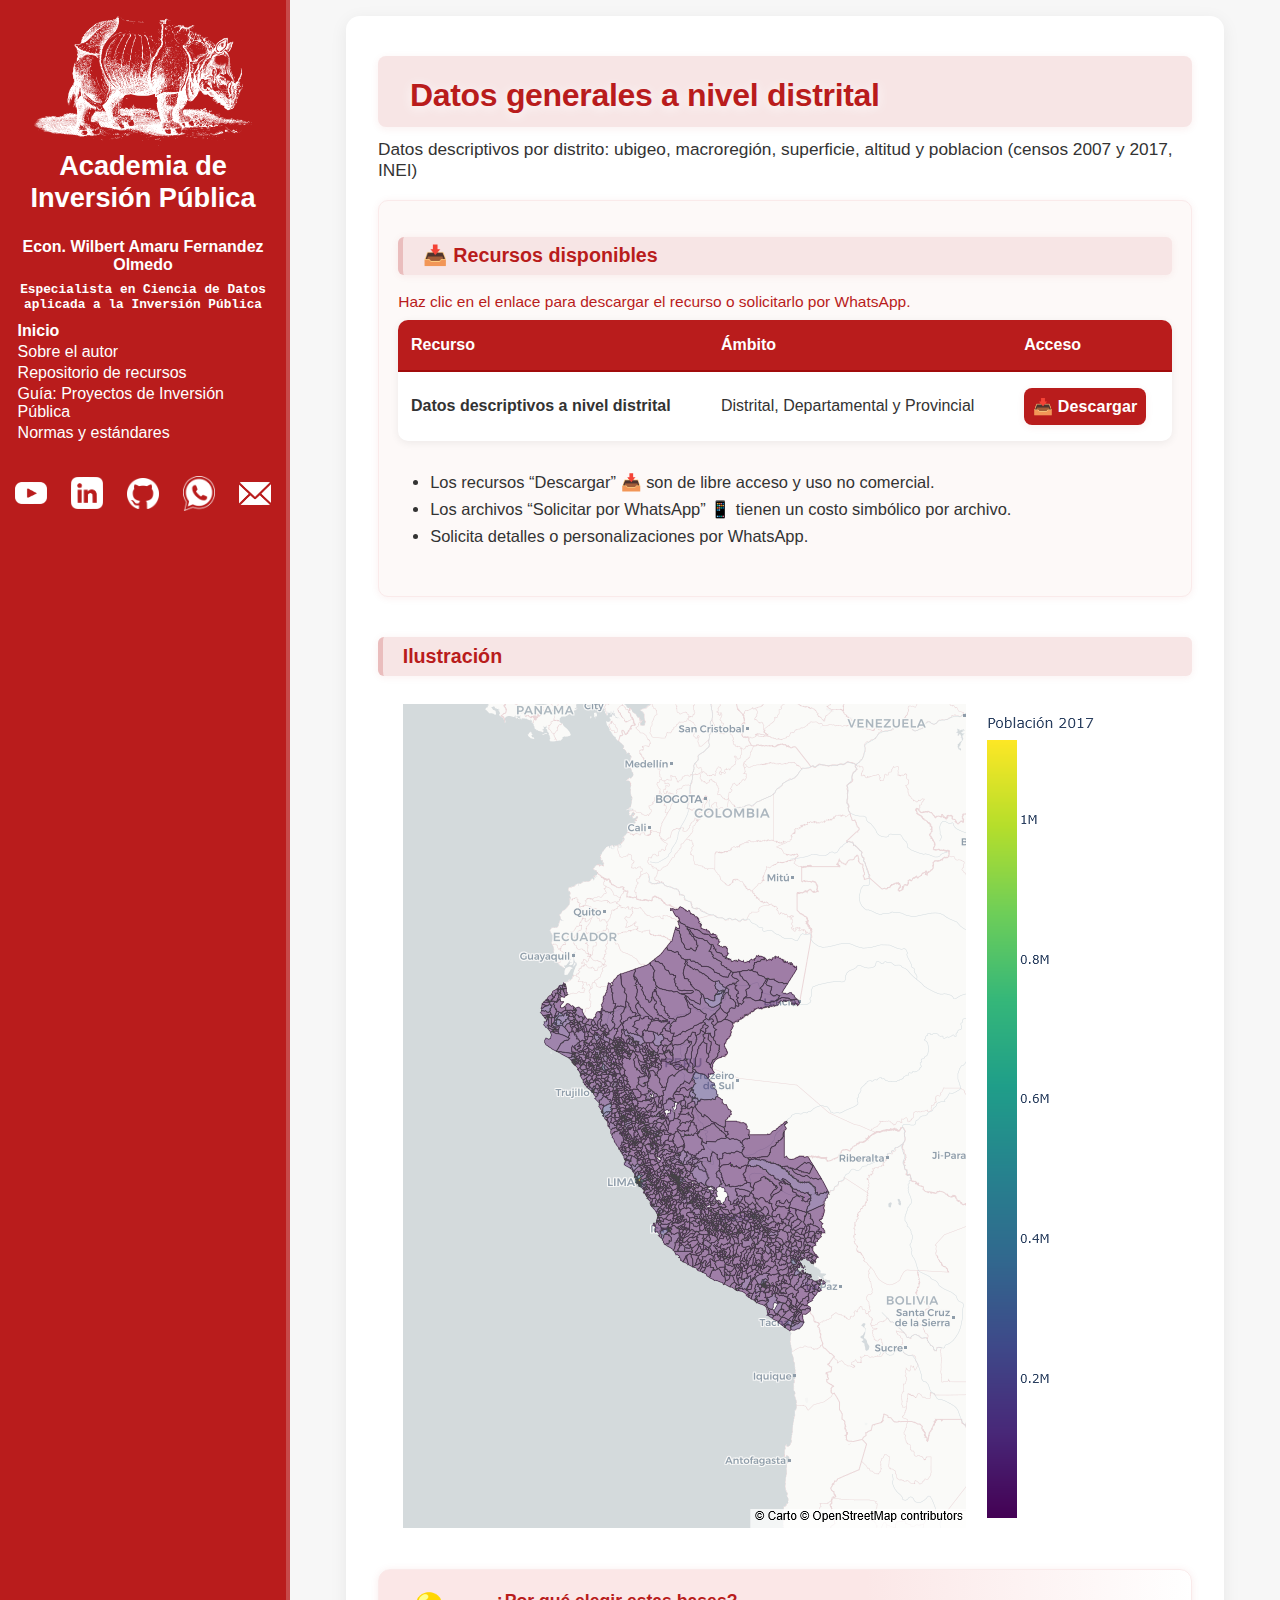
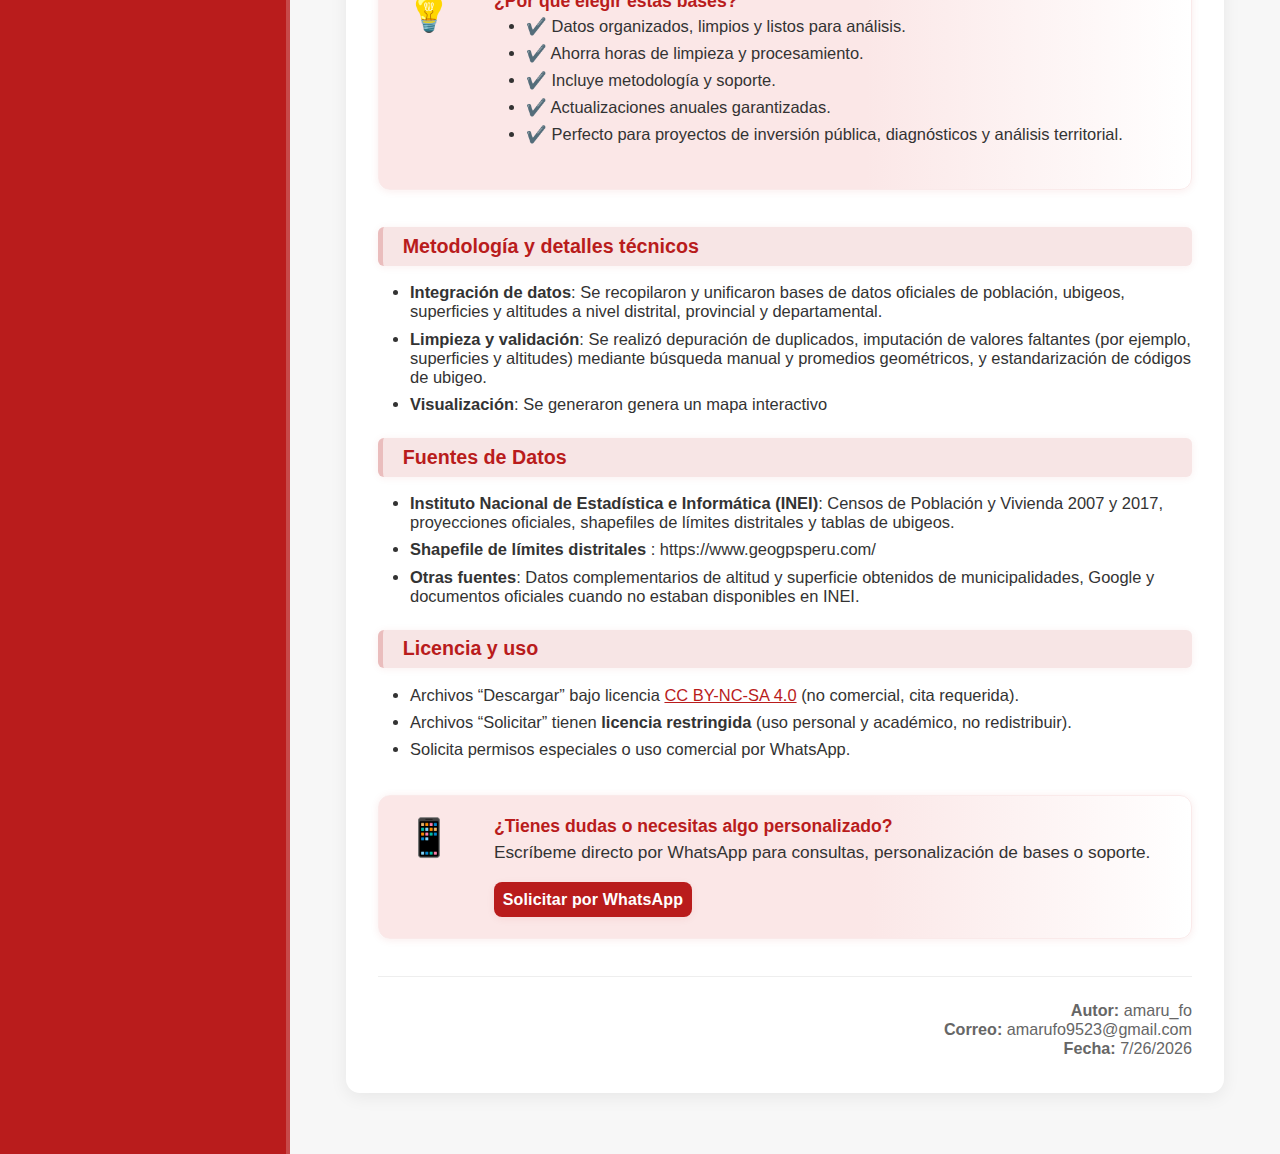
<file: pages/publicaciones/250523_datgen.html>
<!DOCTYPE html>
<html lang="es">
<head>
    <meta charset="UTF-8">
    <meta name="viewport" content="width=device-width, initial-scale=1">
    <link rel="icon" href="../../images/icono2.png" type="image/png">
    <title>MODELO</title>
    <link href="../../css/styles.css" rel="stylesheet">
</head>
<body>

<div class="layout">
    <!-- Sidebar -->
    <aside class="sidebar">
        <a href="../../index.html">
            <img src="../../images/rino1.png" alt="Perfil Amaru" class="profile-img">
        </a>
        <h1>Academia de Inversión Pública</h1>
        <h3>Econ. Wilbert Amaru Fernandez Olmedo</h3>
        <h5>Especialista en Ciencia de Datos aplicada a la Inversión Pública</h5>
        <nav>
            <a href="../../index.html"><b>Inicio</b></a>
            <a href="../../pages/cv.html">Sobre el autor</a>
            <a href="../../pages/repositorio.html">Repositorio de recursos</a>
            <a href="../../pages/guias.html">Guía: Proyectos de Inversión Pública</a>
            <a href="../../pages/normas.html">Normas y estándares</a>
        </nav>
        <div class= "sidebar-social" style="display: flex; justify-content: center; align-items: center; margin-top: 2rem;gap: 1.5rem;">
            <a href="https://www.youtube.com/@amarufo_inversionpublica" target="_blank"><img src="../../images/yt.png" alt="YouTube" style="width: 20%; height: 20%; object-fit: contain;"></a>
            <a href="https://www.linkedin.com/in/amarufo/" target="_blank"><img src="../../images/in.png" alt="LinkedIn" style="width: 20%; height: 20%; object-fit: contain;"></a>
            <a href="https://github.com/amarufo" target="_blank"><img src="../../images/gh.png" alt="GitHub" style="width: 20%; height: 20%; object-fit: contain;"></a>
            <a href="https://wa.me/51930123005?text=Estimado,%20buen%20día..." target="_blank"><img src="../../images/wsp.png" alt="WhatsApp" style="width: 20%; height: 20%; object-fit: contain;"></a>
            <a href="mailto:amaruf9523@gmail.com"><img src="../../images/mailito.png" alt="Email" style="width: 20%; height: 20%; object-fit: contain;"></a>
        </div>
    </aside>
    <!-- Contenido principal -->
    <main class="content">

        <section class="section-publicacion">
            <h1>Datos generales a nivel distrital</h1>
            <p>
            Datos descriptivos por distrito: ubigeo, macroregión, superficie, altitud y poblacion (censos 2007 y 2017, INEI)<br>
            </p>
            <div class="descargas-box">
            <h2 id="descargas">📥 Recursos disponibles</h2>
            <div class="table-hint">Haz clic en el enlace para descargar el recurso o solicitarlo por WhatsApp.</div>
            <table>
                <thead>
                <tr>
                    <th>Recurso</th>
                    <th>Ámbito</th>
                    <th>Acceso</th>
                </tr>
                </thead>
                <tbody>
                <tr>
                    <td data-label="Recurso">
                    <strong>Datos descriptivos a nivel distrital</strong>
                    <br><span style="color:#666;"></span>
                    </td>
                    <td data-label="Ámbito">Distrital, Departamental y Provincial</td>
                    <td data-label="Acceso">
                    <a class="cta-btn" href="https://docs.google.com/spreadsheets/d/13jf3lJpp9SqFKXKsM32-7zQVbfj-fk02/edit?usp=sharing&ouid=101071215248574138623&rtpof=true&sd=true" target="_blank">📥 Descargar</a>
                    </td>
                </tr>
                </tbody>
            </table>
            <ul style="margin-top:0.6em;">
                <li>Los recursos “Descargar” 📥 son de libre acceso y uso no comercial.</li>
                <li>Los archivos “Solicitar por WhatsApp” 📱 tienen un costo simbólico por archivo.</li>
                <li>Solicita detalles o personalizaciones por WhatsApp.</li>
            </ul>
            </div>
            <h2>Ilustración</h2>
            <!-- Se incluirá una archivo gráfico html para que esté enbebido-->
            <div class="image-container">
                <img src="../../images/250523_datagen.png" alt="Evolución del índice de victimización a nivel distrito" class="responsive-image">
            </div>


            

            <div class="cta-card">
            <span class="cta-icon">💡</span>
            <div class="cta-content">
                <h3>¿Por qué elegir estas bases?</h3>
                <ul>
                <li>✔️ Datos organizados, limpios y listos para análisis.</li>
                <li>✔️ Ahorra horas de limpieza y procesamiento.</li>
                <li>✔️ Incluye metodología y soporte.</li>
                <li>✔️ Actualizaciones anuales garantizadas.</li>
                <li>✔️ Perfecto para proyectos de inversión pública, diagnósticos y análisis territorial.</li>
                </ul>
            </div>
            </div>
            <h2>Metodología y detalles técnicos</h2>
            <ul>
                <li><b>Integración de datos</b>: Se recopilaron y unificaron bases de datos oficiales de población, ubigeos, superficies y altitudes a nivel distrital, provincial y departamental.</li>
                <li><b>Limpieza y validación</b>: Se realizó depuración de duplicados, imputación de valores faltantes (por ejemplo, superficies y altitudes) mediante búsqueda manual y promedios geométricos, y estandarización de códigos de ubigeo.</li>
                <li><b>Visualización</b>: Se generaron genera un mapa interactivo</li>
            </ul>

            <h2>Fuentes de Datos</h2>
            <ul>
                <li><b>Instituto Nacional de Estadística e Informática (INEI)</b>: Censos de Población y Vivienda 2007 y 2017, proyecciones oficiales, shapefiles de límites distritales y tablas de ubigeos.</li>
                <li><b>Shapefile de límites distritales </b>: https://www.geogpsperu.com/ </li>
                <li><b>Otras fuentes</b>: Datos complementarios de altitud y superficie obtenidos de municipalidades, Google y documentos oficiales cuando no estaban disponibles en INEI.</li>
            </ul>



            <h2>Licencia y uso</h2>
            <ul>
            <li>Archivos “Descargar” bajo licencia <a href="https://creativecommons.org/licenses/by-nc-sa/4.0/">CC BY-NC-SA 4.0</a> (no comercial, cita requerida).</li>
            <li>Archivos “Solicitar” tienen <b>licencia restringida</b> (uso personal y académico, no redistribuir).</li>
            <li>Solicita permisos especiales o uso comercial por WhatsApp.</li>
            </ul>

            <div class="cta-card">
            <span class="cta-icon">📱</span>
            <div class="cta-content">
                <h3>¿Tienes dudas o necesitas algo personalizado?</h3>
                <p>
                Escríbeme directo por WhatsApp para consultas, personalización de bases o soporte.
                </p>
                <a class="cta-btn" href="https://wa.me/51930123005?text=Hola,%20estoy%20interesado%20en%20las%20proyecciones%20de%20poblaci%C3%B3n%20por%20edades%20y%20territorio" target="_blank">
                Solicitar por WhatsApp
                </a>
            </div>
            </div>
            <hr>
            <div class="contacto-footer">
            <b>Autor:</b> amaru_fo<br>
            <b>Correo:</b> amarufo9523@gmail.com<br>
            <!-- Fecha automática para el día -->
            <b>Fecha:</b> <script>document.write(new Date().toLocaleDateString());</script>
            </div>
        </section>
        </main>
</div>
</body>
</html>
</file>
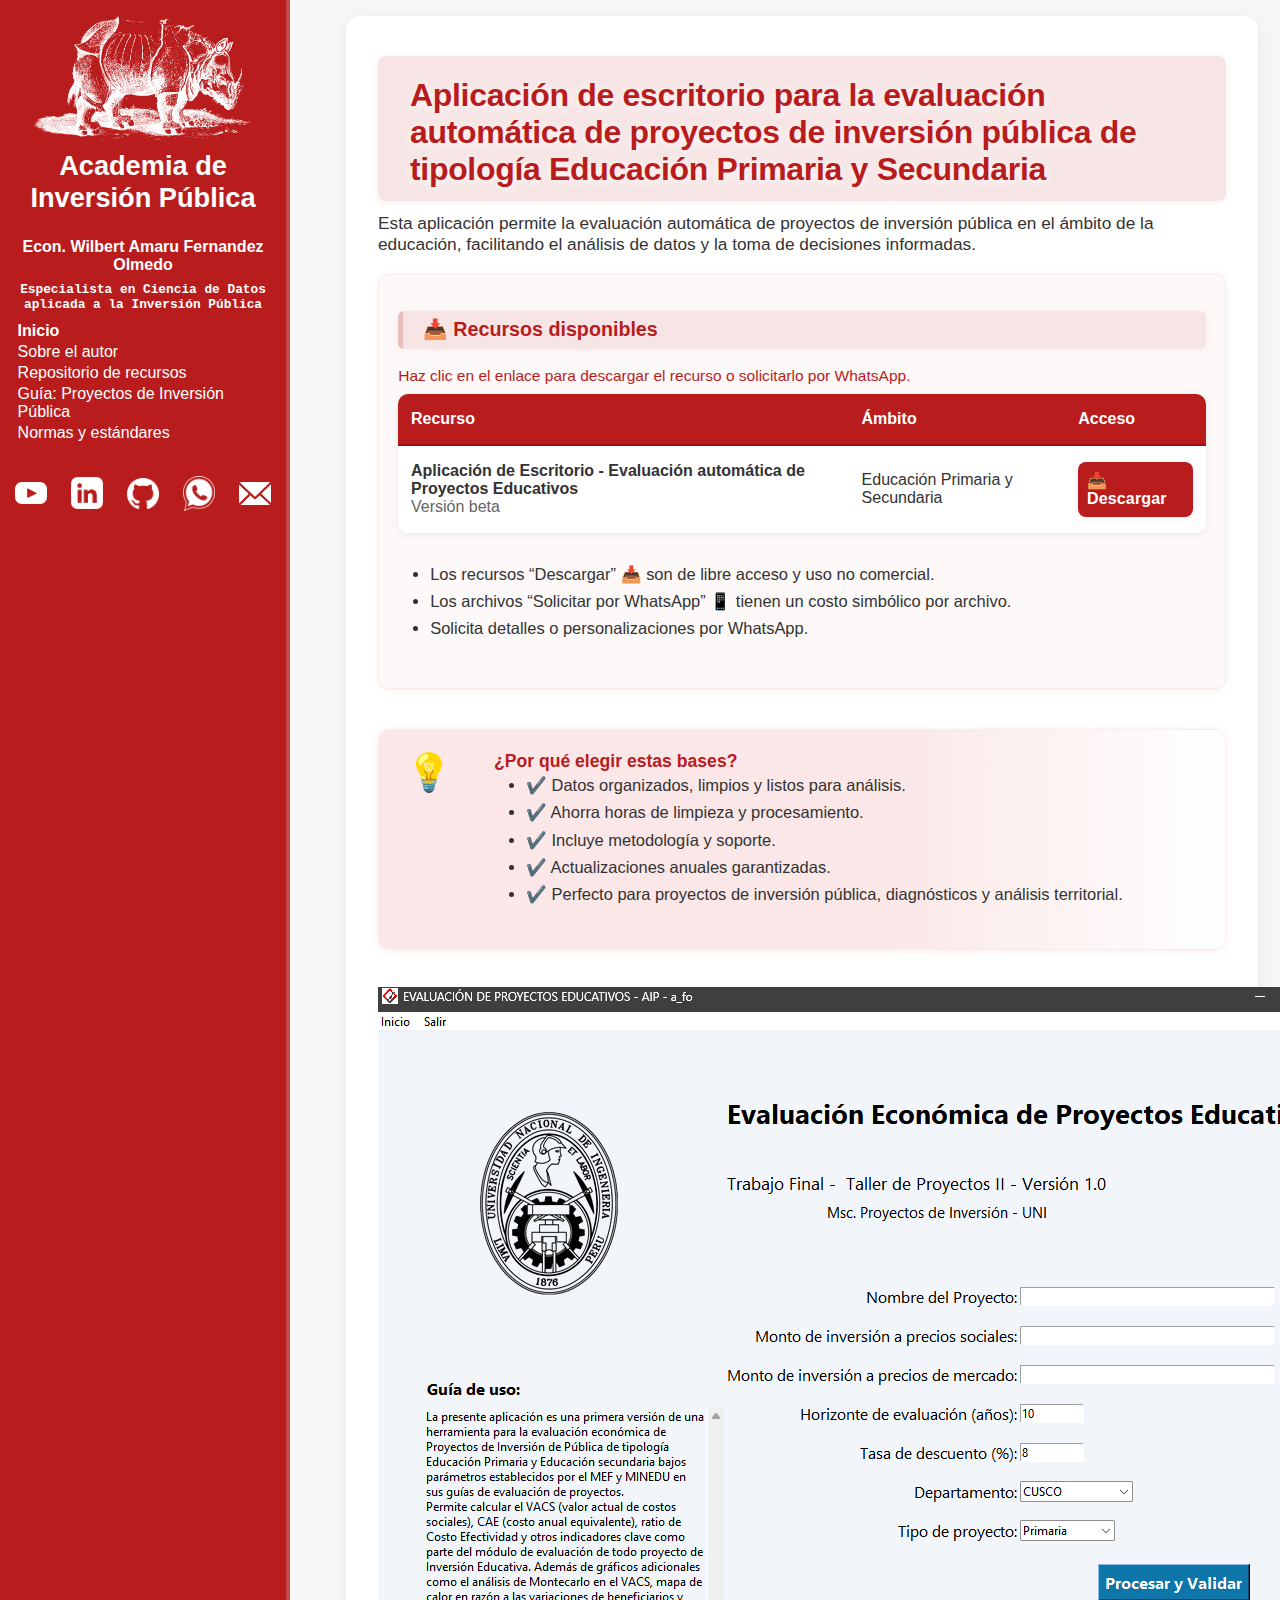
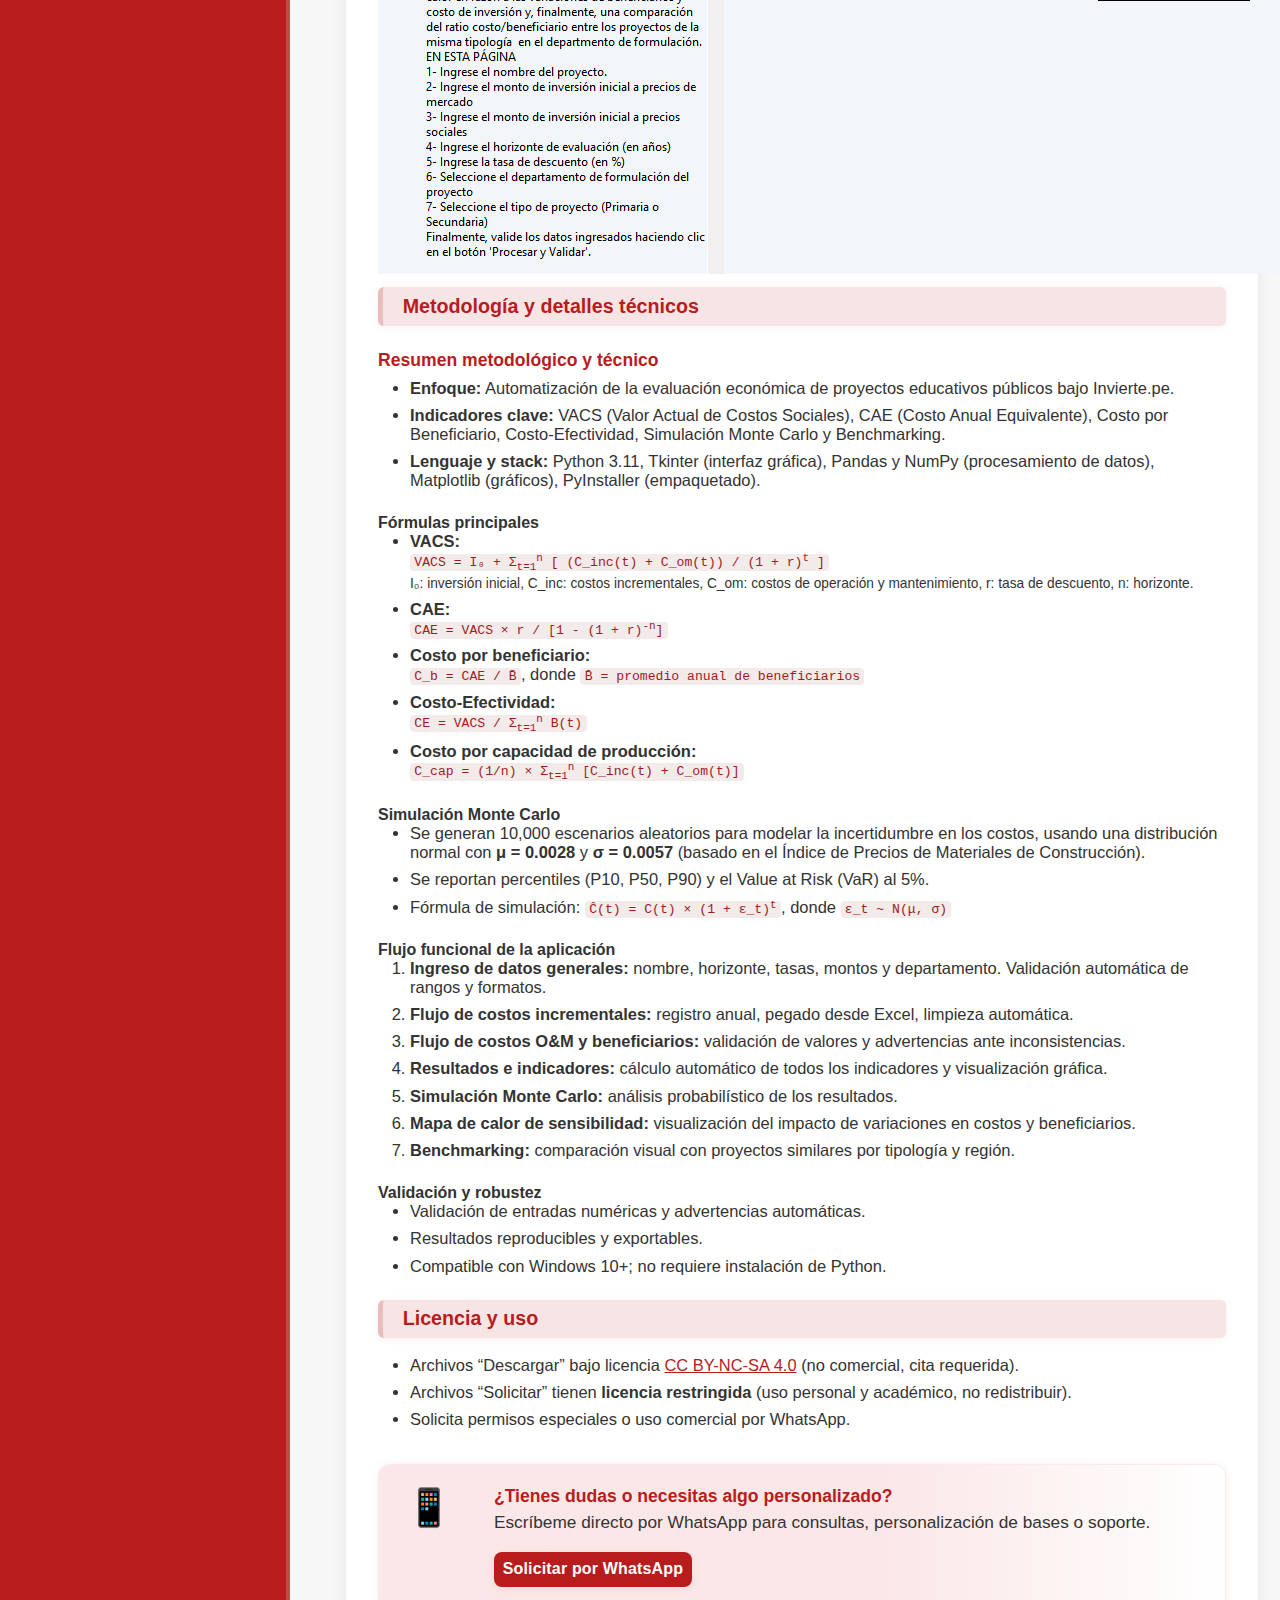
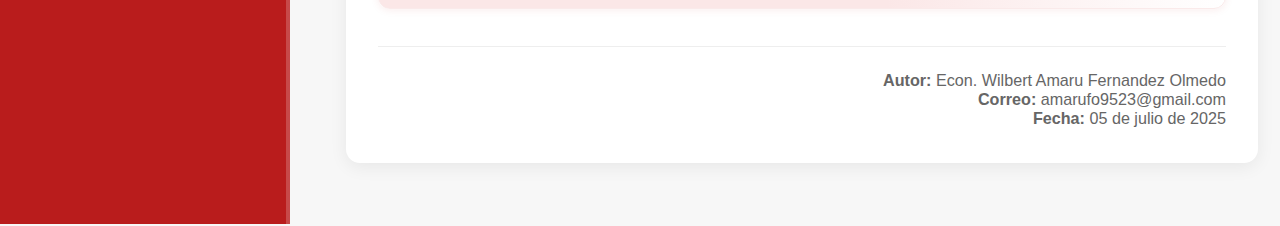
<file: pages/publicaciones/250705_APP_EVAPIPEDUv01.html>
<!DOCTYPE html>
<html lang="es">
<head>
    <meta charset="UTF-8">
    <meta name="viewport" content="width=device-width, initial-scale=1">
    <link rel="icon" href="../../images/icono2.png" type="image/png">
    <title>MODELO</title>
    <link href="../../css/styles.css" rel="stylesheet">
</head>
<body>

<div class="layout">
    <!-- Sidebar -->
    <aside class="sidebar">
        <a href="../../index.html">
            <img src="../../images/rino1.png" alt="Perfil Amaru" class="profile-img">
        </a>
        <h1>Academia de Inversión Pública</h1>
        <h3>Econ. Wilbert Amaru Fernandez Olmedo</h3>
        <h5>Especialista en Ciencia de Datos aplicada a la Inversión Pública</h5>
        <nav>
            <a href="../../index.html"><b>Inicio</b></a>
            <a href="../../pages/cv.html">Sobre el autor</a>
            <a href="../../pages/repositorio.html">Repositorio de recursos</a>
            <a href="../../pages/guias.html">Guía: Proyectos de Inversión Pública</a>
            <a href="../../pages/normas.html">Normas y estándares</a>
        </nav>
        <div class= "sidebar-social" style="display: flex; justify-content: center; align-items: center; margin-top: 2rem;gap: 1.5rem;">
            <a href="https://www.youtube.com/@amarufo_inversionpublica" target="_blank"><img src="../../images/yt.png" alt="YouTube" style="width: 20%; height: 20%; object-fit: contain;"></a>
            <a href="https://www.linkedin.com/in/amarufo/" target="_blank"><img src="../../images/in.png" alt="LinkedIn" style="width: 20%; height: 20%; object-fit: contain;"></a>
            <a href="https://github.com/amarufo" target="_blank"><img src="../../images/gh.png" alt="GitHub" style="width: 20%; height: 20%; object-fit: contain;"></a>
            <a href="https://wa.me/51930123005?text=Estimado,%20buen%20día..." target="_blank"><img src="../../images/wsp.png" alt="WhatsApp" style="width: 20%; height: 20%; object-fit: contain;"></a>
            <a href="mailto:amaruf9523@gmail.com"><img src="../../images/mailito.png" alt="Email" style="width: 20%; height: 20%; object-fit: contain;"></a>
        </div>
    </aside>

    <!-- Contenido principal -->
    <main class="content">

        <section class="section-publicacion">
            <h1>Aplicación de escritorio para la evaluación automática de proyectos de inversión pública de tipología Educación Primaria y Secundaria</h1>
            <p>
            Esta aplicación permite la evaluación automática de proyectos de inversión pública en el ámbito de la educación, facilitando el análisis de datos y la toma de decisiones informadas.
            </p>
            <div class="descargas-box">
            <h2 id="descargas">📥 Recursos disponibles</h2>
            <div class="table-hint">Haz clic en el enlace para descargar el recurso o solicitarlo por WhatsApp.</div>
            <table>
                <thead>
                <tr>
                    <th>Recurso</th>
                    <th>Ámbito</th>
                    <th>Acceso</th>
                </tr>
                </thead>
                <tbody>
                <tr>
                    <td data-label="Recurso">
                    <strong>Aplicación de Escritorio - Evaluación automática de Proyectos Educativos </strong>
                    <br><span style="color:#666;">Versión beta</span>
                    </td>
                    <td data-label="Ámbito">Educación Primaria y Secundaria</td>
                    <td data-label="Acceso">
                    <a class="cta-btn" href="https://drive.google.com/file/d/1kFvVQuWzwbyoum2GyKN6C3Cr4w-rUSQD/view?usp=sharing" target="_blank">📥 Descargar</a>
                    </td>
                </tr>
                </tbody>
            </table>
            <ul style="margin-top:0.6em;">
                <li>Los recursos “Descargar” 📥 son de libre acceso y uso no comercial.</li>
                <li>Los archivos “Solicitar por WhatsApp” 📱 tienen un costo simbólico por archivo.</li>
                <li>Solicita detalles o personalizaciones por WhatsApp.</li>
            </ul>
            </div>

            <div class="cta-card">
            <span class="cta-icon">💡</span>
            <div class="cta-content">
                <h3>¿Por qué elegir estas bases?</h3>
                <ul>
                <li>✔️ Datos organizados, limpios y listos para análisis.</li>
                <li>✔️ Ahorra horas de limpieza y procesamiento.</li>
                <li>✔️ Incluye metodología y soporte.</li>
                <li>✔️ Actualizaciones anuales garantizadas.</li>
                <li>✔️ Perfecto para proyectos de inversión pública, diagnósticos y análisis territorial.</li>
                </ul>
            </div>
            </div>
            <!-- INSERTAR UNA IMÁGEN -->
            <img src="../../images/250705_app_evapipedu.png" alt="Aplicación de escritorio para evaluación de proyectos educativos" class="app-image">
            <h2>Metodología y detalles técnicos</h2>
            <h3>Resumen metodológico y técnico</h3>
            <ul>
              <li><b>Enfoque:</b> Automatización de la evaluación económica de proyectos educativos públicos bajo Invierte.pe.</li>
              <li><b>Indicadores clave:</b> VACS (Valor Actual de Costos Sociales), CAE (Costo Anual Equivalente), Costo por Beneficiario, Costo-Efectividad, Simulación Monte Carlo y Benchmarking.</li>
              <li><b>Lenguaje y stack:</b> Python 3.11, Tkinter (interfaz gráfica), Pandas y NumPy (procesamiento de datos), Matplotlib (gráficos), PyInstaller (empaquetado).</li>
            </ul>
            
            <h4>Fórmulas principales</h4>
            <ul>
              <li>
                <b>VACS:</b>
                <br>
                <code>VACS = I₀ + Σ<sub>t=1</sub><sup>n</sup> [ (C_inc(t) + C_om(t)) / (1 + r)<sup>t</sup> ]</code>
                <br>
                <small>
                  I₀: inversión inicial, C_inc: costos incrementales, C_om: costos de operación y mantenimiento, r: tasa de descuento, n: horizonte.
                </small>
              </li>
              <li>
                <b>CAE:</b>
                <br>
                <code>CAE = VACS × r / [1 - (1 + r)<sup>-n</sup>]</code>
              </li>
              <li>
                <b>Costo por beneficiario:</b>
                <br>
                <code>C_b = CAE / B̄</code>, donde <code>B̄ = promedio anual de beneficiarios</code>
              </li>
              <li>
                <b>Costo-Efectividad:</b>
                <br>
                <code>CE = VACS / Σ<sub>t=1</sub><sup>n</sup> B(t)</code>
              </li>
              <li>
                <b>Costo por capacidad de producción:</b>
                <br>
                <code>C_cap = (1/n) × Σ<sub>t=1</sub><sup>n</sup> [C_inc(t) + C_om(t)]</code>
              </li>
            </ul>
            
            <h4>Simulación Monte Carlo</h4>
            <ul>
              <li>Se generan 10,000 escenarios aleatorios para modelar la incertidumbre en los costos, usando una distribución normal con <b>μ = 0.0028</b> y <b>σ = 0.0057</b> (basado en el Índice de Precios de Materiales de Construcción).</li>
              <li>Se reportan percentiles (P10, P50, P90) y el Value at Risk (VaR) al 5%.</li>
              <li>Fórmula de simulación: <code>Ĉ(t) = C(t) × (1 + ε_t)<sup>t</sup></code>, donde <code>ε_t ~ N(μ, σ)</code></li>
            </ul>
            
            <h4>Flujo funcional de la aplicación</h4>
            <ol>
              <li><b>Ingreso de datos generales:</b> nombre, horizonte, tasas, montos y departamento. Validación automática de rangos y formatos.</li>
              <li><b>Flujo de costos incrementales:</b> registro anual, pegado desde Excel, limpieza automática.</li>
              <li><b>Flujo de costos O&amp;M y beneficiarios:</b> validación de valores y advertencias ante inconsistencias.</li>
              <li><b>Resultados e indicadores:</b> cálculo automático de todos los indicadores y visualización gráfica.</li>
              <li><b>Simulación Monte Carlo:</b> análisis probabilístico de los resultados.</li>
              <li><b>Mapa de calor de sensibilidad:</b> visualización del impacto de variaciones en costos y beneficiarios.</li>
              <li><b>Benchmarking:</b> comparación visual con proyectos similares por tipología y región.</li>
            </ol>
            
            <h4>Validación y robustez</h4>
            <ul>
              <li>Validación de entradas numéricas y advertencias automáticas.</li>
              <li>Resultados reproducibles y exportables.</li>
              <li>Compatible con Windows 10+; no requiere instalación de Python.</li>
            </ul>
            <h2>Licencia y uso</h2>
            <ul>
            <li>Archivos “Descargar” bajo licencia <a href="https://creativecommons.org/licenses/by-nc-sa/4.0/">CC BY-NC-SA 4.0</a> (no comercial, cita requerida).</li>
            <li>Archivos “Solicitar” tienen <b>licencia restringida</b> (uso personal y académico, no redistribuir).</li>
            <li>Solicita permisos especiales o uso comercial por WhatsApp.</li>
            </ul>
            <div class="cta-card">
            <span class="cta-icon">📱</span>
            <div class="cta-content">
                <h3>¿Tienes dudas o necesitas algo personalizado?</h3>
                <p>
                Escríbeme directo por WhatsApp para consultas, personalización de bases o soporte.
                </p>
                <a class="cta-btn" href="https://wa.me/51930123005?text=Hola,%20estoy%20interesado%20en%20las%20proyecciones%20de%20poblaci%C3%B3n%20por%20edades%20y%20territorio" target="_blank">
                Solicitar por WhatsApp
                </a>
            </div>
            </div>
            <hr>
            <div class="contacto-footer">
            <b>Autor:</b> Econ. Wilbert Amaru Fernandez Olmedo<br>
            <b>Correo:</b> amarufo9523@gmail.com<br>
            <b>Fecha:</b> 05 de julio de 2025
            </div>
        </section>
        </main>
</div>
</body>
</html>
</file>
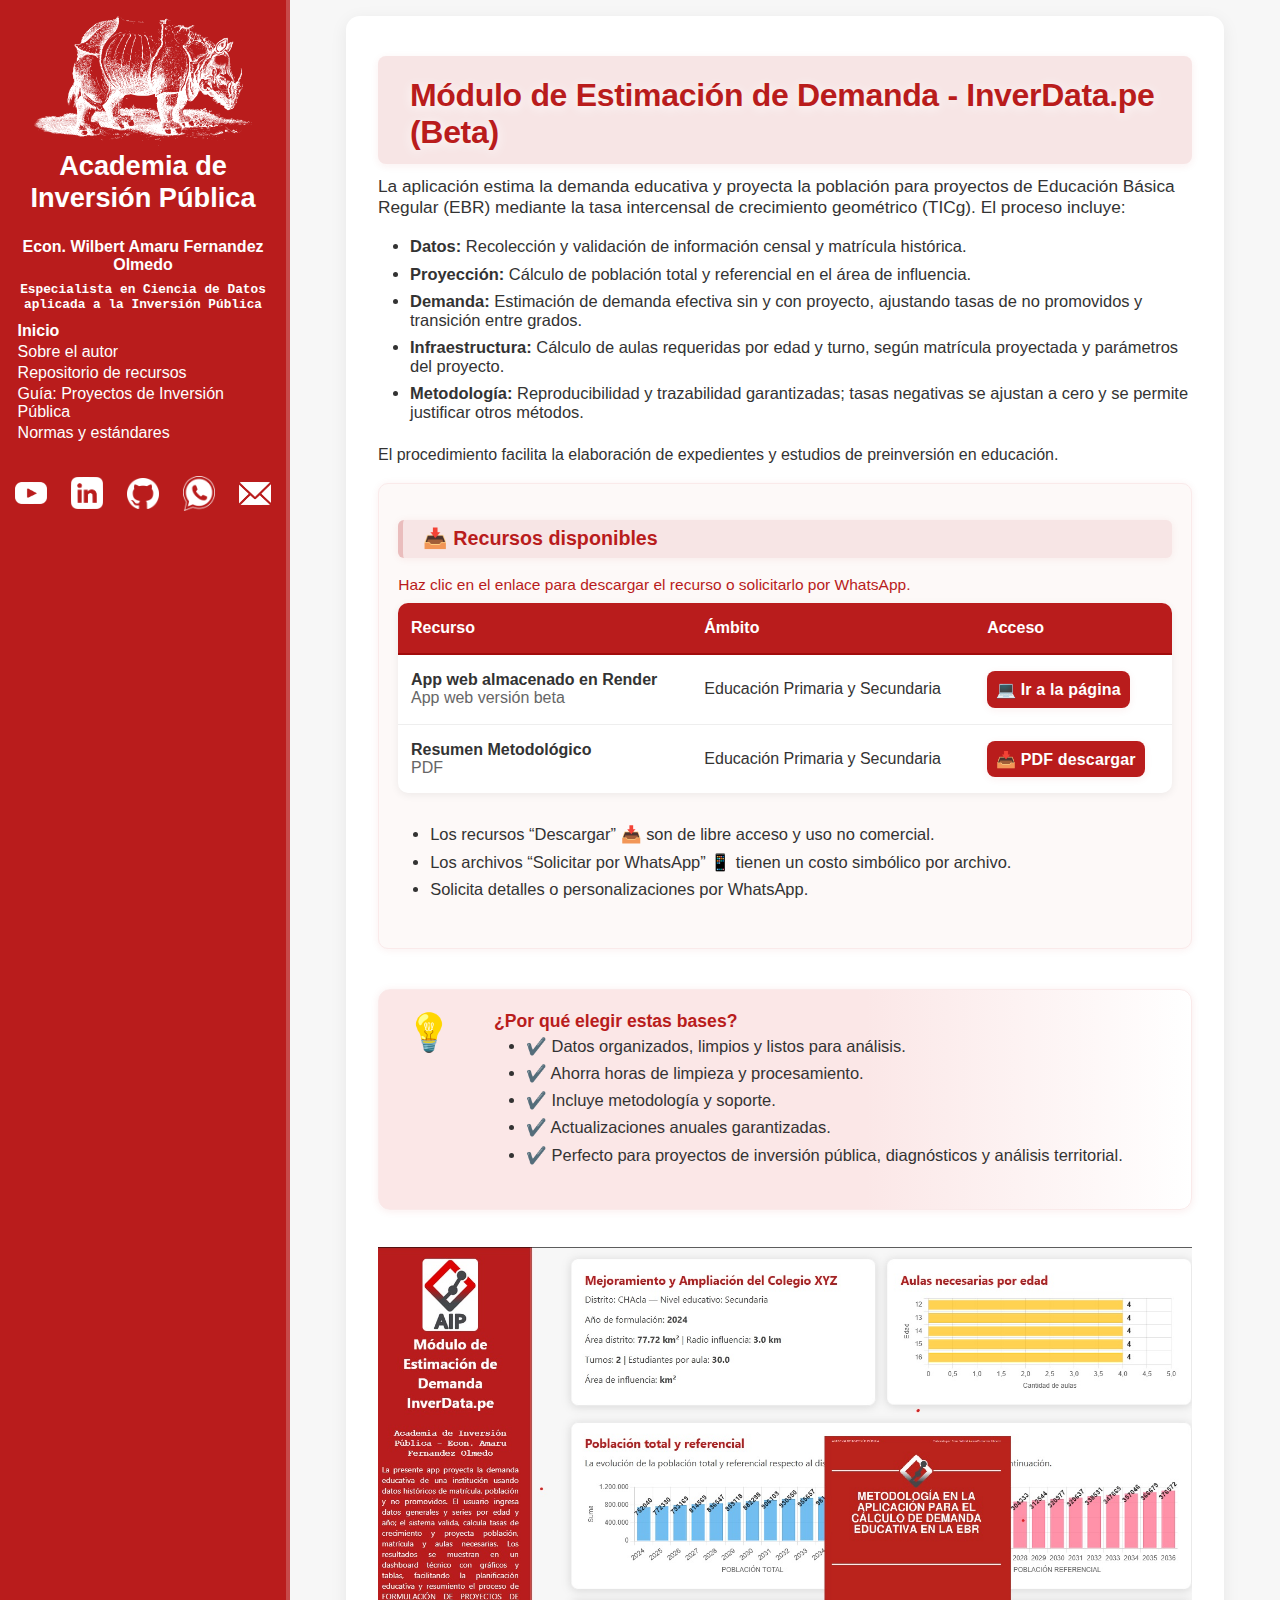
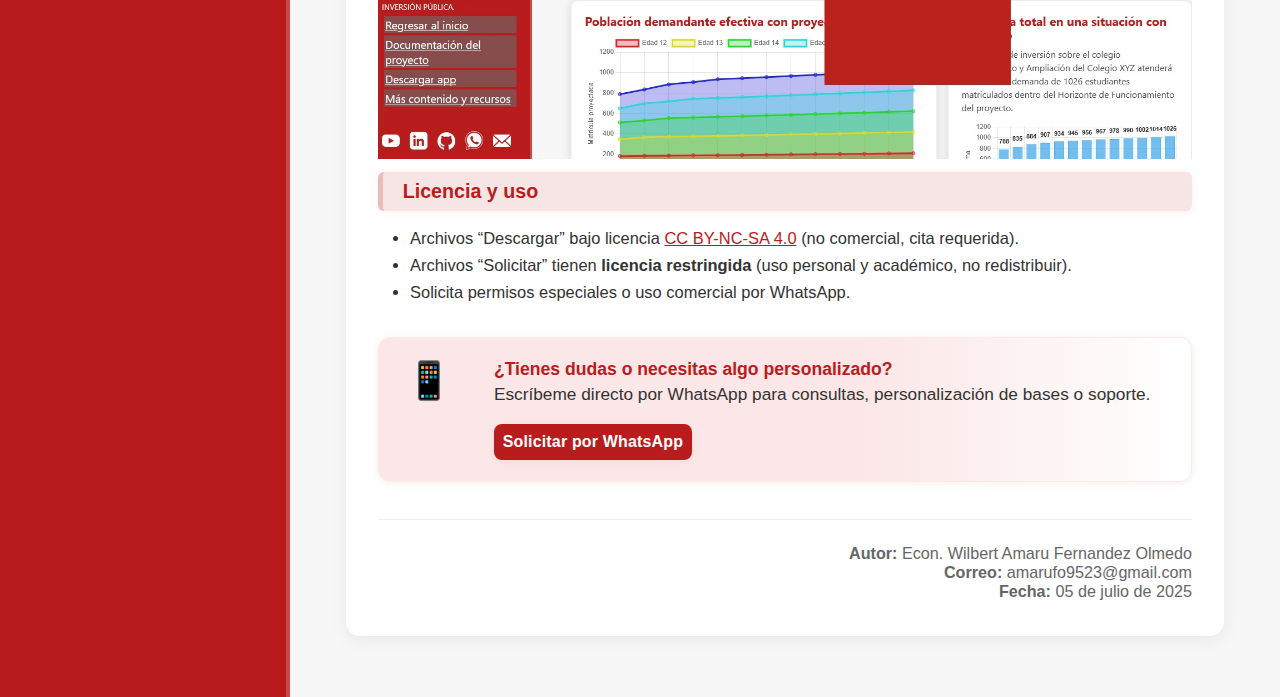
<file: pages/publicaciones/2509_app_demanda.html>
<!DOCTYPE html>
<html lang="es">
<head>
    <meta charset="UTF-8">
    <meta name="viewport" content="width=device-width, initial-scale=1">
    <link rel="icon" href="../../images/icono2.png" type="image/png">
    <title>MODELO</title>
    <link href="../../css/styles.css" rel="stylesheet">
</head>
<body>

<div class="layout">
    <!-- Sidebar -->
    <aside class="sidebar">
        <a href="../../index.html">
            <img src="../../images/rino1.png" alt="Perfil Amaru" class="profile-img">
        </a>
        <h1>Academia de Inversión Pública</h1>
        <h3>Econ. Wilbert Amaru Fernandez Olmedo</h3>
        <h5>Especialista en Ciencia de Datos aplicada a la Inversión Pública</h5>
        <nav>
            <a href="../../index.html"><b>Inicio</b></a>
            <a href="../../pages/cv.html">Sobre el autor</a>
            <a href="../../pages/repositorio.html">Repositorio de recursos</a>
            <a href="../../pages/guias.html">Guía: Proyectos de Inversión Pública</a>
            <a href="../../pages/normas.html">Normas y estándares</a>
        </nav>
        <div class= "sidebar-social" style="display: flex; justify-content: center; align-items: center; margin-top: 2rem;gap: 1.5rem;">
            <a href="https://www.youtube.com/@amarufo_inversionpublica" target="_blank"><img src="../../images/yt.png" alt="YouTube" style="width: 20%; height: 20%; object-fit: contain;"></a>
            <a href="https://www.linkedin.com/in/amarufo/" target="_blank"><img src="../../images/in.png" alt="LinkedIn" style="width: 20%; height: 20%; object-fit: contain;"></a>
            <a href="https://github.com/amarufo" target="_blank"><img src="../../images/gh.png" alt="GitHub" style="width: 20%; height: 20%; object-fit: contain;"></a>
            <a href="https://wa.me/51930123005?text=Estimado,%20buen%20día..." target="_blank"><img src="../../images/wsp.png" alt="WhatsApp" style="width: 20%; height: 20%; object-fit: contain;"></a>
            <a href="mailto:amaruf9523@gmail.com"><img src="../../images/mailito.png" alt="Email" style="width: 20%; height: 20%; object-fit: contain;"></a>
        </div>
    </aside>

    <!-- Contenido principal -->
    <main class="content">

        <section class="section-publicacion">
            <h1>Módulo de Estimación de Demanda - InverData.pe (Beta)</h1>
            <p>
            La aplicación estima la demanda educativa y proyecta la población para proyectos de Educación Básica Regular (EBR) mediante la tasa intercensal de crecimiento geométrico (TICg). El proceso incluye:

            <ul>
                <li><b>Datos:</b> Recolección y validación de información censal y matrícula histórica.</li>
                <li><b>Proyección:</b> Cálculo de población total y referencial en el área de influencia.</li>
                <li><b>Demanda:</b> Estimación de demanda efectiva sin y con proyecto, ajustando tasas de no promovidos y transición entre grados.</li>
                <li><b>Infraestructura:</b> Cálculo de aulas requeridas por edad y turno, según matrícula proyectada y parámetros del proyecto.</li>
                <li><b>Metodología:</b> Reproducibilidad y trazabilidad garantizadas; tasas negativas se ajustan a cero y se permite justificar otros métodos.</li>
            </ul>
            El procedimiento facilita la elaboración de expedientes y estudios de preinversión en educación.
            </p>
            <div class="descargas-box">
            <h2 id="descargas">📥 Recursos disponibles</h2>
            <div class="table-hint">Haz clic en el enlace para descargar el recurso o solicitarlo por WhatsApp.</div>
            <table>
                <thead>
                <tr>
                    <th>Recurso</th>
                    <th>Ámbito</th>
                    <th>Acceso</th>
                </tr>
                </thead>
                <tbody>
                <tr>
                    <td>
                        <strong>App web almacenado en Render</strong>
                        <br><span style="color:#666;">App web versión beta</span>
                    </td>
                    <td>
                        Educación Primaria y Secundaria
                    </td>
                    <td>
                        <a class="cta-btn" href="https://zero1-modulo-calculo-demanda.onrender.com/" target="_blank">💻 Ir a la página</a>
                    </td>
                </tr>
                <tr>
                    <td>
                        <strong>Resumen Metodológico</strong>
                        <br><span style="color:#666;">PDF</span>
                    </td>
                    <td>
                        Educación Primaria y Secundaria
                    </td>
                    <td>
                        <a class="cta-btn" href="https://drive.google.com/file/d/1kFvVQuWzwbyoum2GyKN6C3Cr4w-rUSQD/view?usp=sharing" target="_blank">📥 PDF descargar</a>
                    </td>
                </tr>                
                </tbody>
            </table>
            <ul style="margin-top:0.6em;">
                <li>Los recursos “Descargar” 📥 son de libre acceso y uso no comercial.</li>
                <li>Los archivos “Solicitar por WhatsApp” 📱 tienen un costo simbólico por archivo.</li>
                <li>Solicita detalles o personalizaciones por WhatsApp.</li>
            </ul>
            </div>

            <div class="cta-card">
            <span class="cta-icon">💡</span>
            <div class="cta-content">
                <h3>¿Por qué elegir estas bases?</h3>
                <ul>
                <li>✔️ Datos organizados, limpios y listos para análisis.</li>
                <li>✔️ Ahorra horas de limpieza y procesamiento.</li>
                <li>✔️ Incluye metodología y soporte.</li>
                <li>✔️ Actualizaciones anuales garantizadas.</li>
                <li>✔️ Perfecto para proyectos de inversión pública, diagnósticos y análisis territorial.</li>
                </ul>
            </div>
            </div>
            <!-- INSERTAR UNA IMÁGEN -->
            <img src="../../images/app_calculo_demanda2.png" alt="App Cálculo Demanda PIP EBR" class="app-image" width="100%">
            <h2>Licencia y uso</h2>
            <ul>
            <li>Archivos “Descargar” bajo licencia <a href="https://creativecommons.org/licenses/by-nc-sa/4.0/">CC BY-NC-SA 4.0</a> (no comercial, cita requerida).</li>
            <li>Archivos “Solicitar” tienen <b>licencia restringida</b> (uso personal y académico, no redistribuir).</li>
            <li>Solicita permisos especiales o uso comercial por WhatsApp.</li>
            </ul>
            <div class="cta-card">
            <span class="cta-icon">📱</span>
            <div class="cta-content">
                <h3>¿Tienes dudas o necesitas algo personalizado?</h3>
                <p>
                Escríbeme directo por WhatsApp para consultas, personalización de bases o soporte.
                </p>
                <a class="cta-btn" href="https://wa.me/51930123005?text=Hola,%20estoy%20interesado%20en%20las%20proyecciones%20de%20poblaci%C3%B3n%20por%20edades%20y%20territorio" target="_blank">
                Solicitar por WhatsApp
                </a>
            </div>
            </div>
            <hr>
            <div class="contacto-footer">
            <b>Autor:</b> Econ. Wilbert Amaru Fernandez Olmedo<br>
            <b>Correo:</b> amarufo9523@gmail.com<br>
            <b>Fecha:</b> 05 de julio de 2025
            </div>
        </section>
        </main>
</div>
</body>
</html>
</file>
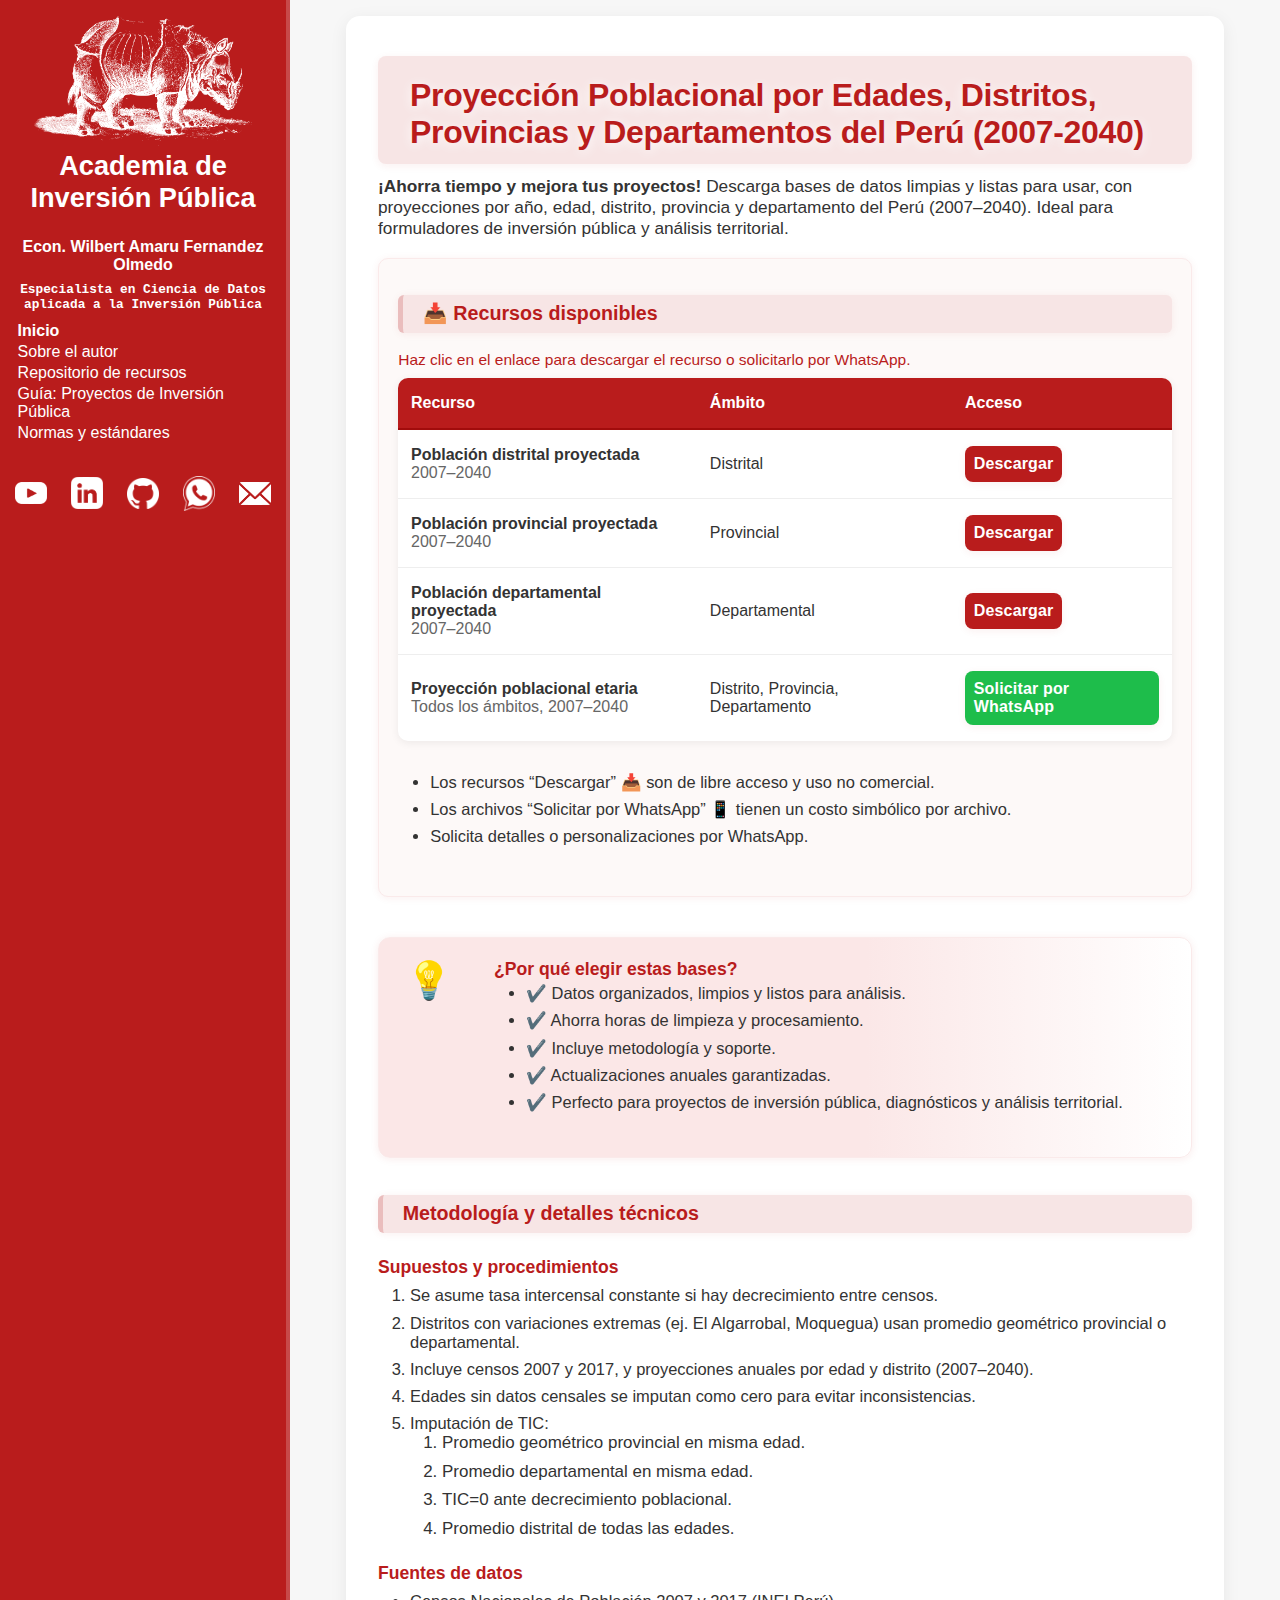
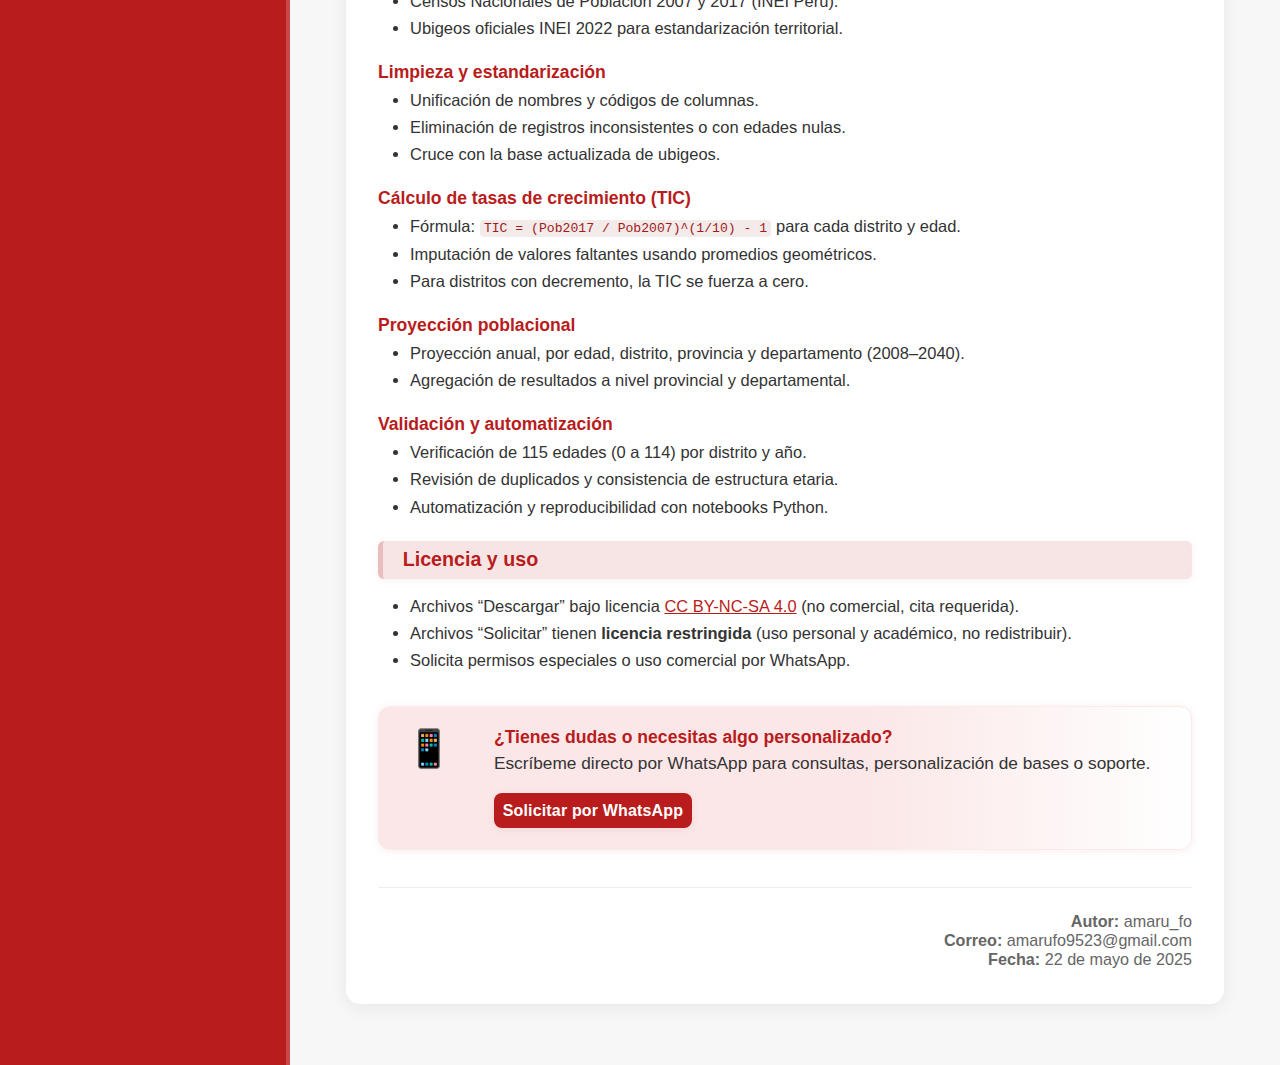
<file: pages/publicaciones/modelo_database.html>
<!DOCTYPE html>
<html lang="es">
<head>
    <meta charset="UTF-8">
    <meta name="viewport" content="width=device-width, initial-scale=1">
    <link rel="icon" href="../../images/icono2.png" type="image/png">
    <title>MODELO</title>
    <link href="../../css/styles.css" rel="stylesheet">
</head>
<body>

<div class="layout">
    <!-- Sidebar -->
    <aside class="sidebar">
        <a href="../../index.html">
            <img src="../../images/rino1.png" alt="Perfil Amaru" class="profile-img">
        </a>
        <h1>Academia de Inversión Pública</h1>
        <h3>Econ. Wilbert Amaru Fernandez Olmedo</h3>
        <h5>Especialista en Ciencia de Datos aplicada a la Inversión Pública</h5>
        <nav>
            <a href="../../index.html"><b>Inicio</b></a>
            <a href="../../pages/cv.html">Sobre el autor</a>
            <a href="../../pages/repositorio.html">Repositorio de recursos</a>
            <a href="../../pages/guias.html">Guía: Proyectos de Inversión Pública</a>
            <a href="../../pages/normas.html">Normas y estándares</a>
        </nav>
        <div class= "sidebar-social" style="display: flex; justify-content: center; align-items: center; margin-top: 2rem;gap: 1.5rem;">
            <a href="https://www.youtube.com/@amarufo_inversionpublica" target="_blank"><img src="../../images/yt.png" alt="YouTube" style="width: 20%; height: 20%; object-fit: contain;"></a>
            <a href="https://www.linkedin.com/in/amarufo/" target="_blank"><img src="../../images/in.png" alt="LinkedIn" style="width: 20%; height: 20%; object-fit: contain;"></a>
            <a href="https://github.com/amarufo" target="_blank"><img src="../../images/gh.png" alt="GitHub" style="width: 20%; height: 20%; object-fit: contain;"></a>
            <a href="https://wa.me/51930123005?text=Estimado,%20buen%20día..." target="_blank"><img src="../../images/wsp.png" alt="WhatsApp" style="width: 20%; height: 20%; object-fit: contain;"></a>
            <a href="mailto:amarufo9523@gmail.com"><img src="../../images/mailito.png" alt="Email" style="width: 20%; height: 20%; object-fit: contain;"></a>
        </div>
    </aside>

    <!-- Contenido principal -->
    <main class="content">

        <section class="section-publicacion">
            <h1>Proyección Poblacional por Edades, Distritos, Provincias y Departamentos del Perú (2007-2040)</h1>
            <p>
            <b>¡Ahorra tiempo y mejora tus proyectos!</b> Descarga bases de datos limpias y listas para usar, con proyecciones por año, edad, distrito, provincia y departamento del Perú (2007–2040). Ideal para formuladores de inversión pública y análisis territorial.
            </p>
            <div class="descargas-box">
            <h2 id="descargas">📥 Recursos disponibles</h2>
            <div class="table-hint">Haz clic en el enlace para descargar el recurso o solicitarlo por WhatsApp.</div>
            <table>
                <thead>
                <tr>
                    <th>Recurso</th>
                    <th>Ámbito</th>
                    <th>Acceso</th>
                </tr>
                </thead>
                <tbody>
                <tr>
                    <td data-label="Recurso">
                    <strong>Población distrital proyectada</strong>
                    <br><span style="color:#666;">2007–2040</span>
                    </td>
                    <td data-label="Ámbito">Distrital</td>
                    <td data-label="Acceso">
                    <a class="cta-btn" href="https://docs.google.com/spreadsheets/d/11G8OwNJW0Su1ExzLszY-TgoxXOposdcc/edit?usp=sharing&amp;ouid=101071215248574138623&amp;rtpof=true&amp;sd=true" target="_blank">Descargar</a>
                    </td>
                </tr>
                <tr>
                    <td data-label="Recurso">
                    <strong>Población provincial proyectada</strong>
                    <br><span style="color:#666;">2007–2040</span>
                    </td>
                    <td data-label="Ámbito">Provincial</td>
                    <td data-label="Acceso">
                    <a class="cta-btn" href="https://docs.google.com/spreadsheets/d/11TOWtqLWO2GXDqF4mXwe2mHo6XRVNgh0/edit?usp=sharing&amp;ouid=101071215248574138623&amp;rtpof=true&amp;sd=true" target="_blank">Descargar</a>
                    </td>
                </tr>
                <tr>
                    <td data-label="Recurso">
                    <strong>Población departamental proyectada</strong>
                    <br><span style="color:#666;">2007–2040</span>
                    </td>
                    <td data-label="Ámbito">Departamental</td>
                    <td data-label="Acceso">
                    <a class="cta-btn" href="https://docs.google.com/spreadsheets/d/11NGl5reI_2tQQZG13izgQdamOVgOP5zG/edit?usp=sharing&amp;ouid=101071215248574138623&amp;rtpof=true&amp;sd=true" target="_blank">Descargar</a>
                    </td>
                </tr>
                <tr>
                    <td data-label="Recurso">
                    <strong>Proyección poblacional etaria</strong>
                    <br><span style="color:#666;">Todos los ámbitos, 2007–2040</span>
                    </td>
                    <td data-label="Ámbito">Distrito, Provincia, Departamento</td>
                    <td data-label="Acceso">
                    <a class="cta-btn" style="background:#1ebd4b;" href="https://wa.me/51930123005?text=Hola,%20estoy%20interesado%20en%20las%20proyecciones%20de%20poblaci%C3%B3n%20por%20edades%20y%20territorio" target="_blank">Solicitar por WhatsApp</a>
                    </td>
                </tr>
                </tbody>
            </table>
            <ul style="margin-top:0.6em;">
                <li>Los recursos “Descargar” 📥 son de libre acceso y uso no comercial.</li>
                <li>Los archivos “Solicitar por WhatsApp” 📱 tienen un costo simbólico por archivo.</li>
                <li>Solicita detalles o personalizaciones por WhatsApp.</li>
            </ul>
            </div>

            <div class="cta-card">
            <span class="cta-icon">💡</span>
            <div class="cta-content">
                <h3>¿Por qué elegir estas bases?</h3>
                <ul>
                <li>✔️ Datos organizados, limpios y listos para análisis.</li>
                <li>✔️ Ahorra horas de limpieza y procesamiento.</li>
                <li>✔️ Incluye metodología y soporte.</li>
                <li>✔️ Actualizaciones anuales garantizadas.</li>
                <li>✔️ Perfecto para proyectos de inversión pública, diagnósticos y análisis territorial.</li>
                </ul>
            </div>
            </div>
            <h2>Metodología y detalles técnicos</h2>
            <h3>Supuestos y procedimientos</h3>
            <ol>
            <li>Se asume tasa intercensal constante si hay decrecimiento entre censos.</li>
            <li>Distritos con variaciones extremas (ej. El Algarrobal, Moquegua) usan promedio geométrico provincial o departamental.</li>
            <li>Incluye censos 2007 y 2017, y proyecciones anuales por edad y distrito (2007–2040).</li>
            <li>Edades sin datos censales se imputan como cero para evitar inconsistencias.</li>
            <li>Imputación de TIC:
                <ol>
                <li>Promedio geométrico provincial en misma edad.</li>
                <li>Promedio departamental en misma edad.</li>
                <li>TIC=0 ante decrecimiento poblacional.</li>
                <li>Promedio distrital de todas las edades.</li>
                </ol>
            </li>
            </ol>
            <h3>Fuentes de datos</h3>
            <ul>
            <li>Censos Nacionales de Población 2007 y 2017 (INEI Perú).</li>
            <li>Ubigeos oficiales INEI 2022 para estandarización territorial.</li>
            </ul>
            <h3>Limpieza y estandarización</h3>
            <ul>
            <li>Unificación de nombres y códigos de columnas.</li>
            <li>Eliminación de registros inconsistentes o con edades nulas.</li>
            <li>Cruce con la base actualizada de ubigeos.</li>
            </ul>
            <h3>Cálculo de tasas de crecimiento (TIC)</h3>
            <ul>
            <li>Fórmula: <code>TIC = (Pob2017 / Pob2007)^(1/10) - 1</code> para cada distrito y edad.</li>
            <li>Imputación de valores faltantes usando promedios geométricos.</li>
            <li>Para distritos con decremento, la TIC se fuerza a cero.</li>
            </ul>
            <h3>Proyección poblacional</h3>
            <ul>
            <li>Proyección anual, por edad, distrito, provincia y departamento (2008–2040).</li>
            <li>Agregación de resultados a nivel provincial y departamental.</li>
            </ul>
            <h3>Validación y automatización</h3>
            <ul>
            <li>Verificación de 115 edades (0 a 114) por distrito y año.</li>
            <li>Revisión de duplicados y consistencia de estructura etaria.</li>
            <li>Automatización y reproducibilidad con notebooks Python.</li>
            </ul>
            <h2>Licencia y uso</h2>
            <ul>
            <li>Archivos “Descargar” bajo licencia <a href="https://creativecommons.org/licenses/by-nc-sa/4.0/">CC BY-NC-SA 4.0</a> (no comercial, cita requerida).</li>
            <li>Archivos “Solicitar” tienen <b>licencia restringida</b> (uso personal y académico, no redistribuir).</li>
            <li>Solicita permisos especiales o uso comercial por WhatsApp.</li>
            </ul>
            <div class="cta-card">
            <span class="cta-icon">📱</span>
            <div class="cta-content">
                <h3>¿Tienes dudas o necesitas algo personalizado?</h3>
                <p>
                Escríbeme directo por WhatsApp para consultas, personalización de bases o soporte.
                </p>
                <a class="cta-btn" href="https://wa.me/51930123005?text=Hola,%20estoy%20interesado%20en%20las%20proyecciones%20de%20poblaci%C3%B3n%20por%20edades%20y%20territorio" target="_blank">
                Solicitar por WhatsApp
                </a>
            </div>
            </div>
            <hr>
            <div class="contacto-footer">
            <b>Autor:</b> amaru_fo<br>
            <b>Correo:</b> amarufo9523@gmail.com<br>
            <b>Fecha:</b> 22 de mayo de 2025
            </div>
        </section>
        </main>
</div>
</body>
</html>
</file>
<file: css/styles.css>
:root {
  --sidebar-bg: #b91c1c;
  --sidebar-color: #fff;
  --text-color: #333;
  --highlight-color: #b91c1c;
  --font: 'Segoe UI', sans-serif;
  --panel-radius: 12px;
  --panel-shadow: 0 2px 12px #0002;
  --section-bg: #fff;
  --section-radius: 14px;
  --section-shadow: 0 4px 18px #0001;
  --headline-color: #b91c1c;
  --headline-bg: #f7e5e5;
  --headline-shadow: 0 2px 8px #b91c1c11;
}

* { margin: 0; padding: 0; box-sizing: border-box; }

body {
  font-family: var(--font);
  background: #f7f7f7;
  color: var(--text-color);
}

.layout {
  display: flex;
  min-height: 100vh;
}

/* Sidebar */
.sidebar {
  width: 290px;
  padding: 1rem;
  background-color: var(--sidebar-bg);
  color: var(--sidebar-color);
  display: flex;
  flex-direction: column;
  align-items: center;
  position: relative;
  border-right: 4px solid #fff3;
}

.sidebar .profile-img {
  height: 130px;
  width: auto;
  border-radius: 8px;
  object-fit: contain;

}

.sidebar h1 {
  font-size: 1.7rem;
  margin-bottom: 1.5rem;
  text-align: center;
}
.sidebar h3 {
  font-size: 1rem;
  margin-bottom: 0.5rem;
  text-align: center;
}
.sidebar h5 {
  font-size: 0.8rem;
  margin-bottom: 0.5rem;
  text-align: center;
  font-family: 'Courier New', Courier, monospace;
}

.sidebar p {
  text-align: center;
  font-size: 1.05em;
  margin-bottom: 0.2em;
}

.sidebar nav a {
  color: var(--sidebar-color);
  display: block;
  margin: 0rem;
  text-decoration: none;
  padding: 0.1rem;
  border-radius: 2px;
  text-align: left;
  transition: background 0.15s;
  font-size: 1rem;
}

.sidebar nav a:hover {
  background: rgba(167, 148, 141, 0.548);
  text-decoration: none;
}
.sidebar-social {
    display: flex;
    justify-content: center;
    align-items: center;
    gap: 1.5rem;
    margin-top: 1rem;
}
.sidebar-social img {
    width: 20%;
    height: auto;
    max-width: 60px;
    min-width: 32px;
    object-fit: contain;
    display: block;
}

/* Contenido */
.content {
  flex: 1;
  padding: 1rem 3.5rem;
  max-width: 80dvw;
  margin: 0 auto;
}

.section-publicacion {
  background: var(--section-bg);
  border-radius: var(--section-radius);
  box-shadow: var(--section-shadow);
  padding: 2.5rem 2rem 2.2rem 2rem;
  margin-bottom: 2.8rem;
}

.section-publicacion h1 {
  font-size: 2rem;
  color: var(--headline-color);
  margin-bottom: 0.8rem;
  background: var(--headline-bg);
  border-radius: 8px;
  box-shadow: var(--headline-shadow);
  padding: 0.65em 1em 0.4em 1em;
  letter-spacing: -0.01em;
  text-shadow: 0 2px 12px #fff;
}

.section-publicacion h2 {
  color: var(--highlight-color);
  margin: 0.6rem 0 1.1rem 0;
  border-left: 5px solid #b91c1c33;
  background: #f7e5e5;
  padding: 0.4em 1em;
  border-radius: 6px;
  font-size: 1.23rem;
  box-shadow: 0 1px 8px #b91c1c11;
}

.section-publicacion h3 {
  color: #b91c1c;
  margin: 1.5rem 0 0.5rem 0;
  font-size: 1.1rem;
  font-weight: 600;
}

.section-publicacion ul,
.section-publicacion ol {
  margin-left: 2rem;
  margin-bottom: 1.5rem;
}

.section-publicacion ul li,
.section-publicacion ol li {
  margin-bottom: .5em;
  font-size: 1.03em;
}

.section-publicacion p {
  margin-bottom: 1.1em;
  font-size: 1.08em;
}

.section-publicacion code {
  background: #f3eaea;
  border-radius: 4px;
  font-size: 0.98em;
  padding: 0.08em 0.33em;
  color: #a11c1c;
}

.section-publicacion a {
  color: var(--highlight-color);
  text-decoration: underline;
}
.section-publicacion a.cta-btn {
  display: inline-block;
  background: var(--highlight-color);
  color: #fff;
  text-decoration: none;
  padding: 0.55em 0.55em;
  border-radius: 8px;
  font-weight: 700;
  letter-spacing: 0.01em;
  font-size: 1em;
  box-shadow: 0 2px 8px #b91c1c11;
  transition: background 0.16s;
  border: none;
}
.section-publicacion a.cta-btn:hover {
  background: #7d1010;
}

.section-publicacion .descargas-box {
  background: #fdf9f8;
  border-radius: 10px;
  box-shadow: 0 1px 8px #b91c1c11;
  padding: 1.6rem 1.2rem;
  margin-bottom: 2.5rem;
  border: 1.5px solid #faeaea;
}

.section-publicacion .table-hint {
  font-size: .97em;
  color: #b91c1c;
  margin-bottom: 0.6em;
}

.section-publicacion table {
  width: 100%;
  border-collapse: separate;
  border-spacing: 0;
  background: #fff;
  border-radius: 10px;
  overflow: hidden;
  box-shadow: 0 2px 8px #0001;
  margin-bottom: 2rem;
}

.section-publicacion th, .section-publicacion td {
  padding: 1rem 0.8rem;
  text-align: left;
}

.section-publicacion th {
  background: #b91c1c;
  color: #fff;
  font-weight: 600;
  border-bottom: 2px solid #a10c0c;
}

.section-publicacion td {
  border-bottom: 1px solid #eee;
  color: #333;
}

.section-publicacion tr:last-child td {
  border-bottom: none;
}

.section-publicacion tr:hover td {
  background: #f6e7e7;
  transition: background 0.2s;
}

.section-publicacion .cta-card {
  background: linear-gradient(90deg, #fbe7e7 60%, #fff 100%);
  border-radius: 12px;
  box-shadow: 0 1px 8px #b91c1c14;
  padding: 1.3rem 1.1rem 1.3rem 1.7rem;
  margin: 2.2rem 0 2.3rem 0;
  border: 1.5px solid #faeaea;
  display: flex;
  align-items: flex-start;
  gap: 1rem;
}

.section-publicacion .cta-card .cta-icon {
  font-size: 2.3em;
  margin-right: .7em;
  color: #b91c1c;
}

.section-publicacion .cta-card .cta-content {
  flex: 1;
}

.section-publicacion .cta-card h3 {
  margin: 0 0 .25em 0;
  color: #b91c1c;
}

.section-publicacion hr {
  margin: 2rem 0 1.5rem 0;
  border: none;
  border-top: 1.5px solid #eee;
}

.section-publicacion .contacto-footer {
  color: #666;
  font-size: 1.01em;
  text-align: right;
}

@media (max-width: 900px) {
  .layout {
    flex-direction: column;
  }
  .sidebar {
    width: 100%;
    text-align: center;
    border-right: none;
    border-bottom: 5px solid #fff3;
    border-radius: 0 0 14px 14px;
  }
  .content {
    padding: 1.5rem;
    max-width: 98vw;
  }
}

@media (max-width: 600px) {
  .section-publicacion table,
  .section-publicacion thead,
  .section-publicacion tbody,
  .section-publicacion th,
  .section-publicacion td,
  .section-publicacion tr {
    display: block;
    width: 100%;
  }
  .section-publicacion thead {
    display: none;
  }
  .section-publicacion tr {
    margin-bottom: 1.2rem;
    box-shadow: 0 1px 4px #0001;
    border-radius: 6px;
    background: #fff;
  }
  .section-publicacion td {
    padding: 0.8rem;
    text-align: left;
    border: none;
    position: relative;
  }
  .section-publicacion td:before {
    content: attr(data-label);
    font-weight: bold;
    color: #b91c1c;
    display: block;
    margin-bottom: 0.4rem;
  }
}

/* Paneles estilo masonry ofertable */
.paneles-contenedor {
  display: grid;
  grid-template-columns: repeat(3, 1fr);
  gap: 2.2rem;
  margin-top: 2rem;
  margin-bottom: 2rem;
}

/* Panel individual */
.panel {
min-width: 150px;
background: #fff;
border-radius: 13px;
box-shadow: 0 2px 16px #0002;
overflow: hidden;
display: flex;
flex-direction: column;
transition: box-shadow 0.22s, transform 0.18s;
border: 1.5px solid #ececec;
position: relative;
}

.panel:hover {
  box-shadow: 0 8px 32px #b91c1c38;
  transform: translateY(-5px) scale(1.022);
  border-color: #e4b2b2;
}

/* Imagen del panel */
.panel-img {
  width: 100%;
  display: block;
  object-fit: cover;
  height: 210px;
  background: #eee;
  border-bottom: 1.5px solid #f2eaea;
}

/* Contenido */
.panel-contenido {
  padding: 1.2rem 1.2rem 1.1rem 1.2rem;
  display: flex;
  flex-direction: column;
  flex: 1;
}

.panel-contenido h3 {
  margin: 0 0 0.6rem 0;
  font-size: 1.09em;
  color: var(--highlight-color);
  line-height: 1.1em;
  font-weight: 700;
}

.panel-contenido p {
  flex: 1;
  margin-bottom: 0.7rem;
  color: #444;
  font-size: 1em;
  line-height: 1.5em;
}
/* Sticker en la esquina superior derecha */
.panel-sticker {
  position: absolute;
  top: 10px; /* Ajusta según la distancia deseada */
  right: 10px; /* Ajusta según la distancia deseada */
  width: 50px; /* Ajusta el tamaño del sticker */
  height: auto;
  z-index: 2; /* Asegúrate de que esté encima de la imagen principal */
  pointer-events: none; /* Evita que interfiera con otros clics */
}
/* Botón de acción */
.panel-link {
  align-self: flex-end;
  background: var(--highlight-color, #b91c1c);
  color: #fff;
  text-decoration: none;
  padding: 0.42em 1.4em;
  border-radius: 7px;
  font-weight: 600;
  font-size: 1em;
  transition: background 0.18s, box-shadow 0.18s;
  box-shadow: 0 2px 8px #b91c1c10;
  letter-spacing: .01em;
}
.panel-link:hover {
  background: #7d1010;
  box-shadow: 0 4px 18px #b91c1c33;
}

@media (max-width: 1300px) {
  .paneles-contenedor {
    grid-template-columns: repeat(3, 1fr);
  }
}
@media (max-width: 900px) {
  .paneles-contenedor {
    grid-template-columns: repeat(2, 1fr);
    gap: 1.5rem;
  }
}
@media (max-width: 600px) {
  .paneles-contenedor {
    grid-template-columns: 1fr;
    gap: 1rem;
  }
  .panel-img {
    height: 90px;
  }
}
</file>
